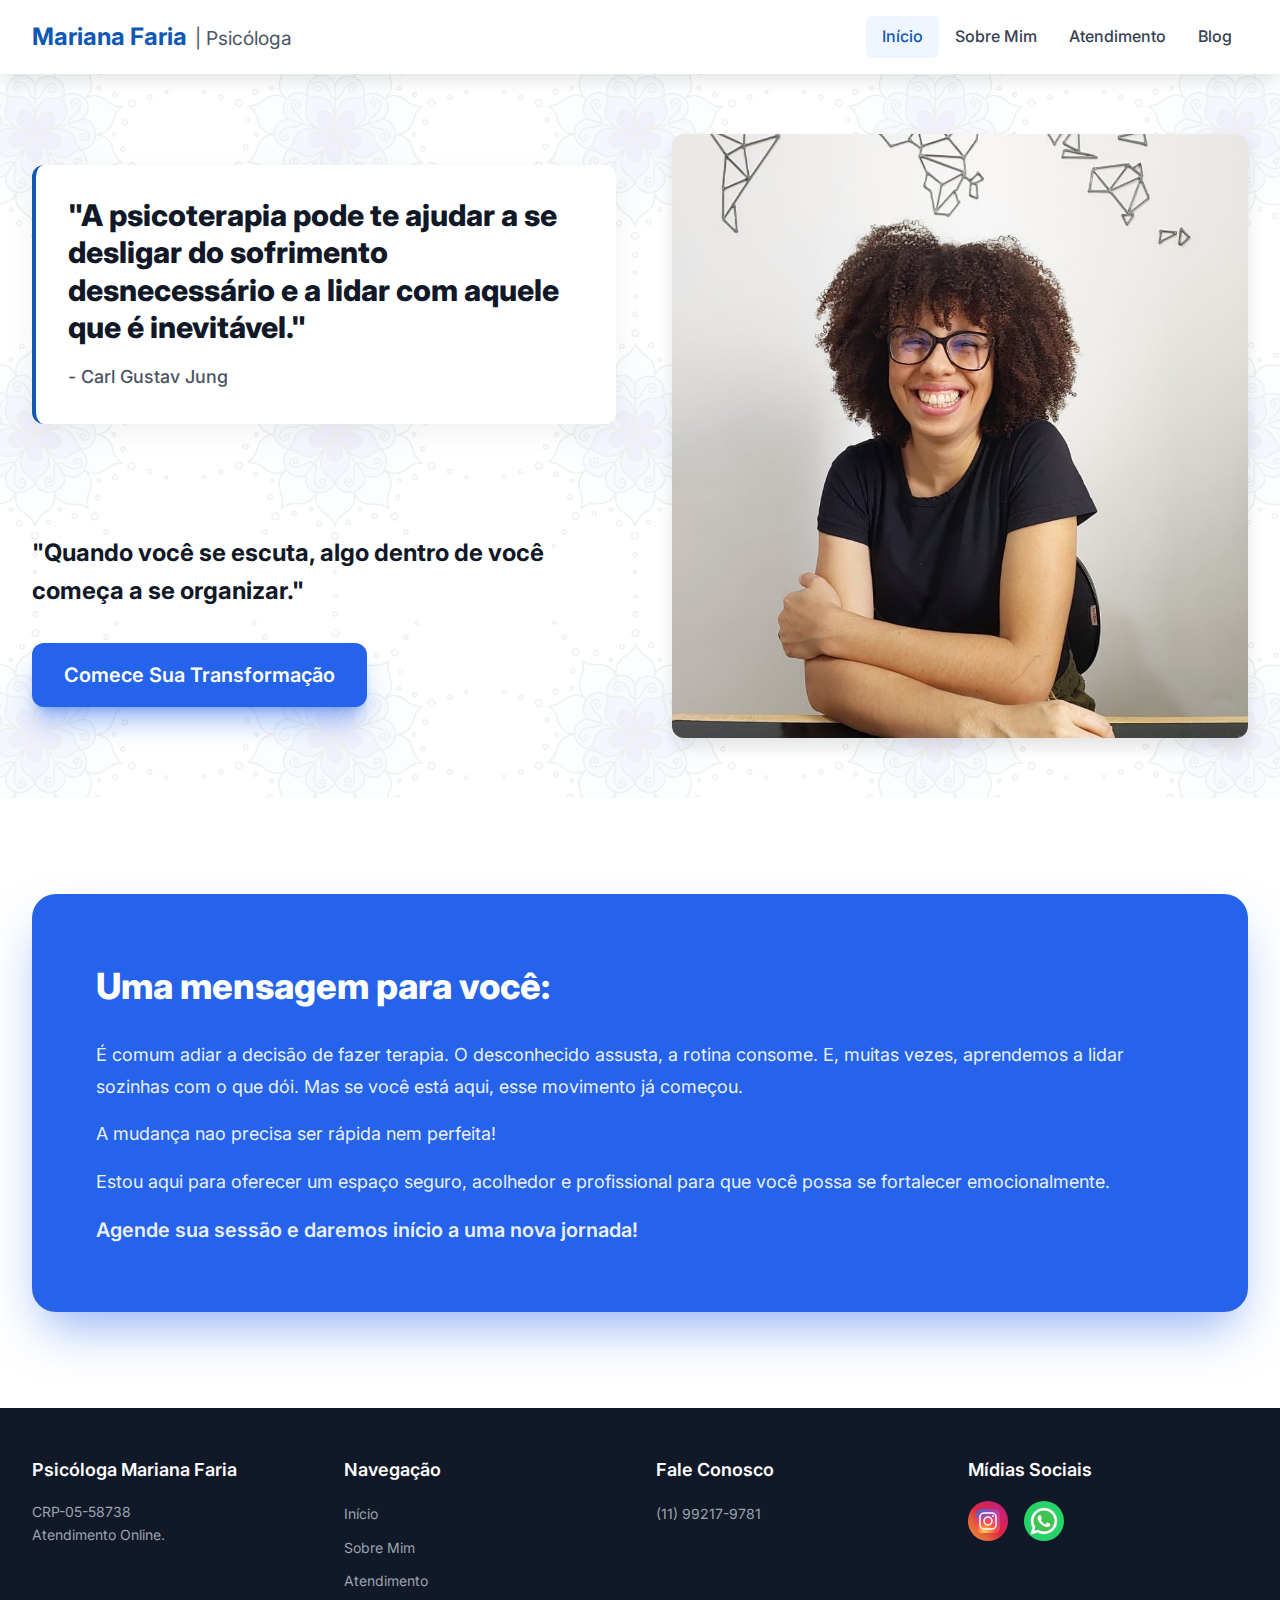
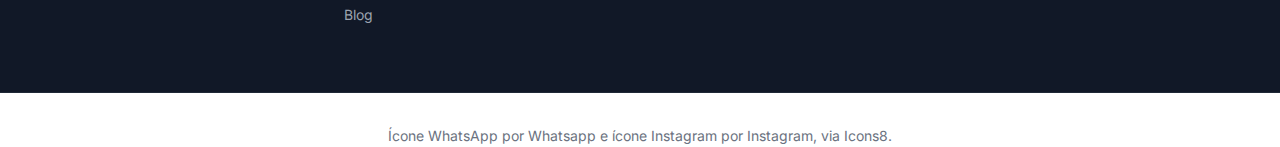
<file: index.html>
<!DOCTYPE html>
<html lang="pt-BR">
<head>
    <meta charset="UTF-8">
    <meta name="viewport" content="width=device-width, initial-scale=1.0">
    <title>Psicóloga Mariana Faria | Terapia Online com Abordagem Junguiana</title>
    <!-- SEO básico -->
    <meta name="description" content="Psicóloga Mariana Faria com atendimento online e abordagem junguiana para ansiedade, autoconhecimento e desenvolvimento pessoal. Agende sua sessão.">
    <link rel="canonical" href="https://www.psicologamarianafaria.com/">
    <meta property="og:type" content="website">
    <meta property="og:title" content="Psicóloga Mariana Faria | Terapia Online com Abordagem Junguiana">
    <meta property="og:description" content="Atendimento psicológico online com abordagem junguiana para ansiedade, autoconhecimento e desenvolvimento pessoal.">
    <meta property="og:url" content="https://www.psicologamarianafaria.com/">
    <meta property="og:image" content="https://www.psicologamarianafaria.com/images/mari_cabelo_solto.jpg">
    <meta property="og:image:alt" content="Mariana Faria, psicóloga clínica">
    <meta name="twitter:card" content="summary_large_image">
    <meta name="twitter:title" content="Psicóloga Mariana Faria | Terapia Online com Abordagem Junguiana">
    <meta name="twitter:description" content="Atendimento psicológico online com abordagem junguiana para ansiedade, autoconhecimento e desenvolvimento pessoal.">
    <meta name="twitter:image" content="https://www.psicologamarianafaria.com/images/mari_cabelo_solto.jpg">
    <!-- Favicon / App icons -->
    <link rel="icon" href="/images/logo.png" type="image/png">
    <link rel="shortcut icon" href="/images/logo.png">
    <link rel="apple-touch-icon" href="/images/logo.png">
    <meta name="theme-color" content="#ffffff">
    
    <link href="https://fonts.googleapis.com/css2?family=Inter:wght@300;400;600;700&display=swap" rel="stylesheet">
    <link rel="stylesheet" href="/styles/styles.css">
    <script type="application/ld+json">
        {
            "@context": "https://schema.org",
            "@graph": [
                {
                    "@type": "WebSite",
                    "name": "Psicóloga Mariana Faria",
                    "url": "https://www.psicologamarianafaria.com/"
                },
                {
                    "@type": "Person",
                    "name": "Mariana Faria",
                    "jobTitle": "Psicóloga Clínica",
                    "url": "https://www.psicologamarianafaria.com/",
                    "telephone": "+55 11 99217-9781",
                    "sameAs": [
                        "https://www.instagram.com/marianafaria.psi/"
                    ]
                }
            ]
        }
    </script>
</head>
<body class="site-base">
    <header class="cabecalho">
        <div class="cabecalho__container">
            <div>
                <a href="index.html" class="site-brand">Mariana Faria <span class="site-brand-sub">| Psicóloga</span></a>
            </div>
            <div>
                <nav class="cabecalho__container__nav">
                    <a href="index.html" class="nav__link active" aria-current="page">Início</a>
                    <a href="sobre_mim.html" class="nav__link">Sobre Mim</a>
                    <a href="atendimento.html" class="nav__link">Atendimento</a>
                    <a href="blog.html" class="nav__link">Blog</a>
                </nav>
            </div>
            <button id="mobile-menu-button" class="cabecalho__container__botao" type="button" aria-controls="mobile-menu" aria-expanded="false" aria-label="Abrir menu">
                <svg class="botao__svg" fill="none" stroke="currentColor" viewBox="0 0 24 24" xmlns="http://www.w3.org/2000/svg">
                    <path stroke-linecap="round" stroke-linejoin="round" stroke-width="2" d="M4 6h16M4 12h16M4 18h16"></path>
                </svg>
            </button>
        </div>
        <nav id="mobile-menu" class="botao__mobile" aria-hidden="true">
            <a href="index.html" class="nav__link active" aria-current="page">Início</a>
            <a href="sobre_mim.html" class="nav__link">Sobre Mim</a>
            <a href="atendimento.html" class="nav__link">Atendimento</a>
            <a href="blog.html" class="nav__link">Blog</a>
        </nav>
    </header>

    <main>
        <!-- 1. Hero Section (Boas-Vindas) - Com a Citação de Jung -->
        <section id="inicio" class="hero">
            <!-- Elemento de Fundo Sutil (Mandala) -->
            <div class="hero__textura"></div> 
            
            <div class="hero__container">
                <div class="hero__layout">
                    <!-- Citação de Jung (Destaque principal) -->
                    <div class="hero__citacao">
                        <h1 class="hero__citacao-titulo">
                            "A psicoterapia pode te ajudar a se desligar do sofrimento desnecessário e a lidar com aquele que é inevitável."
                        </h1>
                        <p class="hero__citacao-autor">- Carl Gustav Jung</p>
                    </div>

                    <!-- Imagem (coluna direita) -->
                    <div class="hero__imagem-container">
                        <img src="images/mari_cabelo_solto.jpg" 
                             alt="Mariana Faria sorrindo" 
                             aria-label="Foto da psicóloga Mariana Faria" 
                             class="hero__imagem">
                    </div>

                    <!-- Segunda frase para chamada a ação -->
                    <div class="hero__cta-bloco">
                        <div class="hero__segunda-frase">
                            <h2>
                                "Quando você se escuta, algo dentro de você começa a se organizar."
                            </h2>
                        </div>

                        <a href="https://wa.me/5511992179781?text=Ol%C3%A1%20Mariana,%20achei%20seu%20site%20e%20gostaria%20de%20agendar%20uma%20consulta." 
                           class="hero__botao" 
                           target="_blank"
                           rel="noopener noreferrer">
                            Comece Sua Transformação
                        </a>
                    </div>
                </div>
            </div>
        </section>

        <!-- Seção de Contato/Mensagem -->
        <section id="contato" class="contato">
            <div class="contato__container">
                <div class="contato__card">
                    <h2 class="contato__titulo">Uma mensagem para você:</h2>
                    
                    <p class="contato__paragrafo">
                        É comum adiar a decisão de fazer terapia. O desconhecido assusta, a rotina consome. E, muitas vezes, aprendemos a lidar sozinhas com o que dói. Mas se você está aqui, esse movimento já começou.
                    </p>
                    <p class="contato__paragrafo">
                        A mudança nao precisa ser rápida nem perfeita!
                    </p>
                    <p class="contato__paragrafo">
                        Estou aqui para oferecer um espaço seguro, acolhedor e profissional para que você possa se fortalecer emocionalmente.
                    </p>
                    <p class="contato__paragrafo--fechamento">
                        Agende sua sessão e daremos início a uma nova jornada!
                    </p>
                </div>
            </div>
        </section>

    </main>
    <footer class="site-rodape">
        <div class="site-rodape__container">
            <div class="site-rodape__grade">
                <div>
                    <h4 class="site-rodape__titulo">Psicóloga Mariana Faria</h4>
                    <p class="site-rodape__texto">CRP-05-58738</p>
                    <p class="site-rodape__texto">Atendimento Online.</p>
                </div>
                <div>
                    <h4 class="site-rodape__titulo">Navegação</h4>
                    <ul class="site-rodape__lista">
                        <li><a href="index.html" class="site-rodape__link">Início</a></li>
                        <li><a href="sobre_mim.html" class="site-rodape__link">Sobre Mim</a></li>
                        <li><a href="atendimento.html" class="site-rodape__link">Atendimento</a></li>
                        <li><a href="blog.html" class="site-rodape__link">Blog</a></li>
                    </ul>
                </div>
                <div>
                    <h4 class="site-rodape__titulo">Fale Conosco</h4>
                    <ul class="site-rodape__lista">
                        <li><a href="tel:+5511992179781" class="site-rodape__link">(11) 99217-9781</a></li>
                    </ul>
                </div>
                <div>
                    <h4 class="site-rodape__titulo">Mídias Sociais</h4>
                    <div class="site-rodape__midias">
                        <a href="https://www.instagram.com/marianafaria.psi/" aria-label="Instagram" class="site-rodape__midia-botao site-rodape__midia-botao--instagram" target="_blank" rel="noopener noreferrer">
                            <img src="/images/icons8-instagram-48.png" alt="Instagram" class="site-rodape__midia-icone--instagram" aria-hidden="true">
                        </a>
                        <a href="https://wa.me/5511992179781?text=Ol%C3%A1%20Mariana,%20achei%20seu%20site%20e%20gostaria%20de%20agendar%20uma%20consulta." aria-label="WhatsApp" class="site-rodape__midia-botao site-rodape__midia-botao--whatsapp" target="_blank" rel="noopener noreferrer">
                            <img src="/images/icons8-whatsapp.svg" alt="WhatsApp" class="site-rodape__midia-icone--whatsapp" aria-hidden="true">
                        </a>
                    </div>
                </div>
            </div>
        </div>
    </footer>

    <div class="site-rodape__creditos">
        Ícone WhatsApp por <a href="https://icons8.com/icon/16713/whatsapp" target="_blank" rel="noopener noreferrer">Whatsapp</a> e ícone Instagram por <a href="https://icons8.com/icon/Xy10Jcu1L2Su/instagram" target="_blank" rel="noopener noreferrer">Instagram</a>, via <a href="https://icons8.com" target="_blank" rel="noopener noreferrer">Icons8</a>.
    </div>

    <script type="module">
        import './scripts/common.js';
    </script>

    <!-- Botão Voltar ao Topo -->
    <button id="backToTop" class="back-to-top" aria-hidden="true" aria-label="Voltar ao topo" title="Voltar para o topo">
        <svg viewBox="0 0 24 24" fill="none" stroke="currentColor" stroke-width="2" stroke-linecap="round" stroke-linejoin="round" aria-hidden="true" focusable="false">
            <path d="M12 19V6"></path>
            <path d="M5 12l7-7 7 7"></path>
        </svg>
    </button>

</body>
</html>
</file>
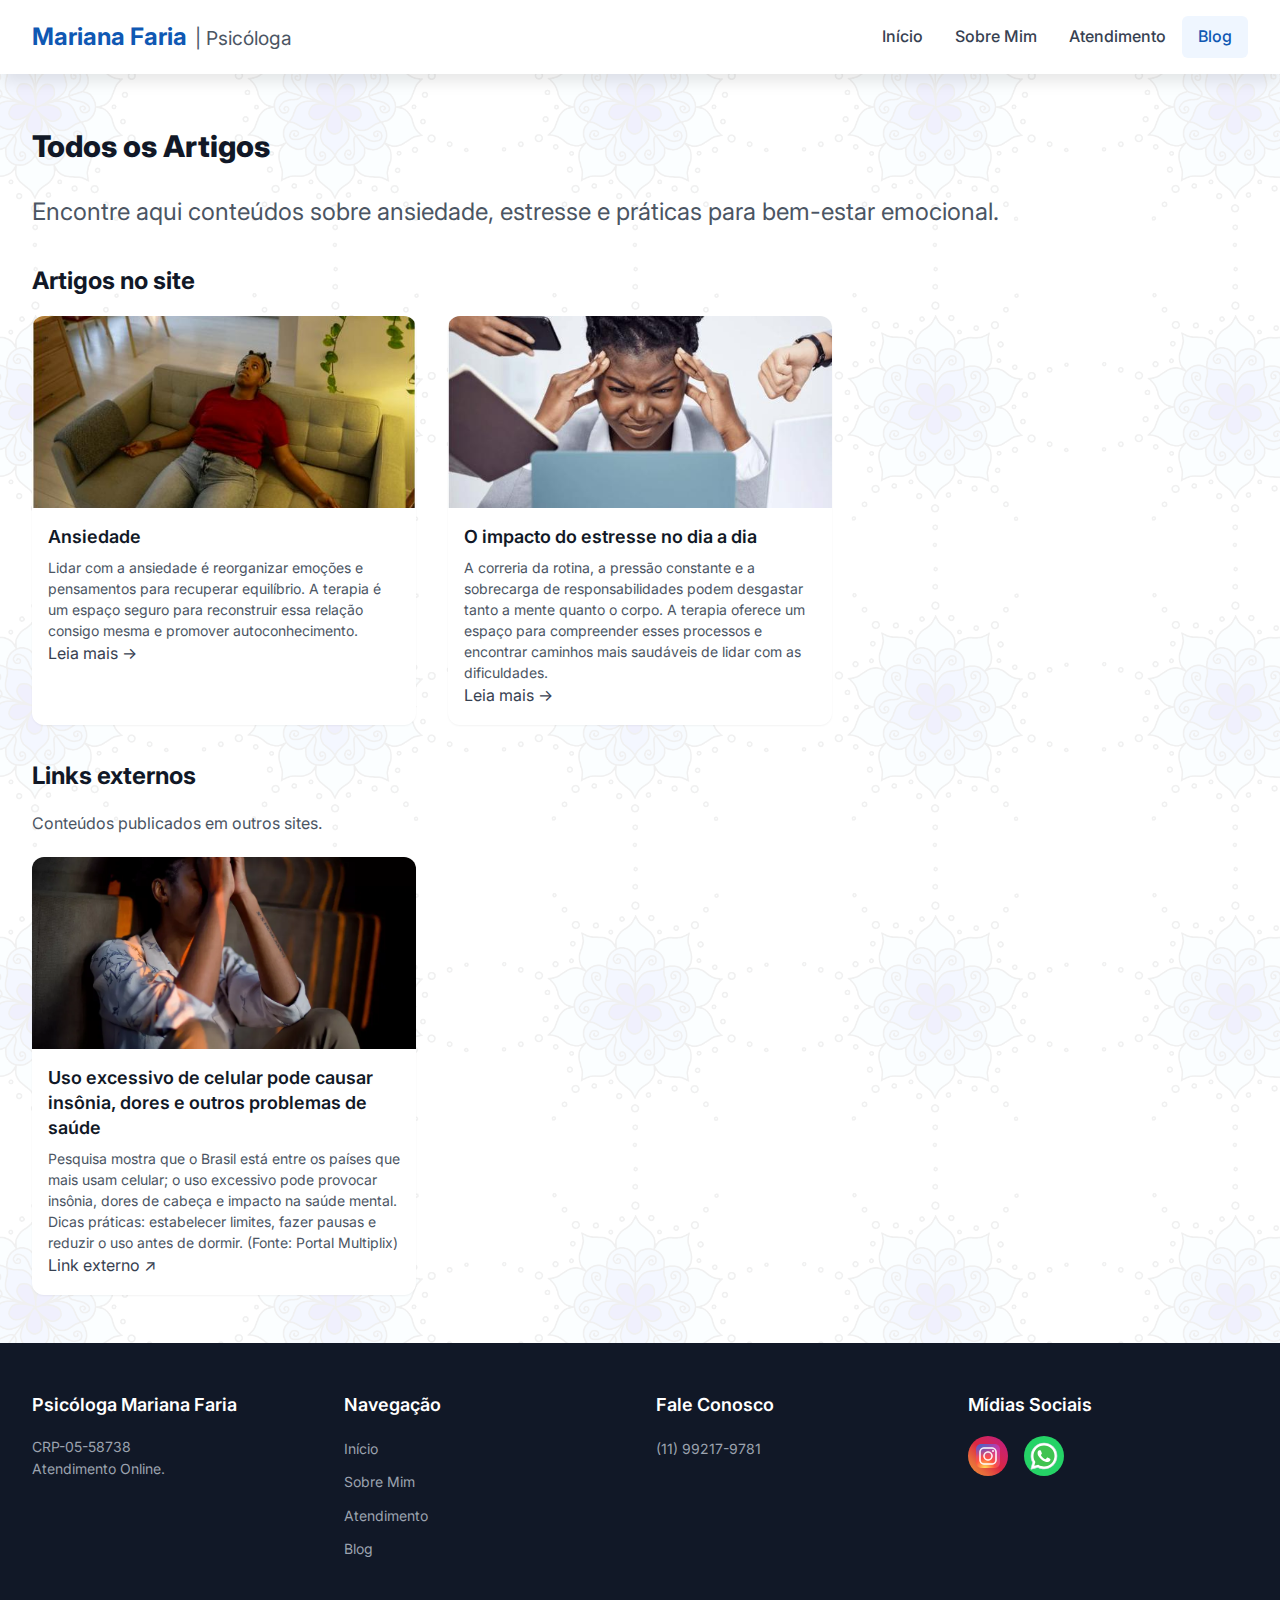
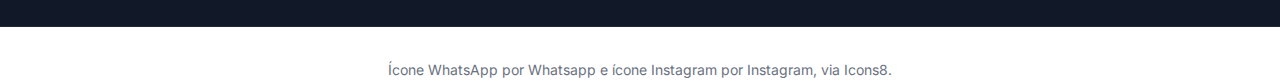
<file: posts/index.html>
<!doctype html>
<html lang="pt-BR">
<head>
  <meta charset="utf-8">
  <meta name="viewport" content="width=device-width,initial-scale=1">
    <title>Todos os Artigos | Psicologia, Ansiedade e Bem-Estar</title>
    <meta name="description" content="Confira todos os artigos de Mariana Faria sobre ansiedade, estresse, bem-estar emocional e saúde mental em um só lugar." />
    <link rel="canonical" href="https://www.psicologamarianafaria.com/posts/">
    <meta property="og:type" content="website">
    <meta property="og:title" content="Todos os Artigos | Psicologia, Ansiedade e Bem-Estar">
    <meta property="og:description" content="Confira todos os artigos de Mariana Faria sobre ansiedade, estresse, bem-estar emocional e saúde mental.">
    <meta property="og:url" content="https://www.psicologamarianafaria.com/posts/">
    <meta property="og:image" content="https://www.psicologamarianafaria.com/images/logo.png">
    <meta property="og:image:alt" content="Logo do site da psicóloga Mariana Faria">
    <meta name="twitter:card" content="summary_large_image">
    <meta name="twitter:title" content="Todos os Artigos | Psicologia, Ansiedade e Bem-Estar">
    <meta name="twitter:description" content="Confira todos os artigos de Mariana Faria sobre ansiedade, estresse, bem-estar emocional e saúde mental.">
    <meta name="twitter:image" content="https://www.psicologamarianafaria.com/images/logo.png">
    <link rel="icon" href="/images/logo.png" type="image/png">
    <link rel="shortcut icon" href="/images/logo.png">
    <link rel="apple-touch-icon" href="/images/logo.png">
    <meta name="theme-color" content="#ffffff">

  <link href="https://fonts.googleapis.com/css2?family=Inter:wght@300;400;600;700&display=swap" rel="stylesheet">
  <link rel="stylesheet" href="../styles/styles.css">
    <script type="application/ld+json">
        {
            "@context": "https://schema.org",
            "@type": "CollectionPage",
            "name": "Todos os Artigos | Mariana Faria",
            "url": "https://www.psicologamarianafaria.com/posts/",
            "description": "Confira todos os artigos de Mariana Faria sobre ansiedade, estresse, bem-estar emocional e saúde mental."
        }
    </script>
</head>
<body class="site-base">
    <header class="cabecalho">
        <div class="cabecalho__container">
            <div>
                <a href="../index.html" class="site-brand">Mariana Faria <span class="site-brand-sub">| Psicóloga</span></a>
            </div>
            <div>
                <nav class="cabecalho__container__nav">
                    <a href="../index.html" class="nav__link">Início</a>
                    <a href="../sobre_mim.html" class="nav__link">Sobre Mim</a>
                    <a href="../atendimento.html" class="nav__link">Atendimento</a>
                    <a href="../blog.html" class="nav__link active" aria-current="page">Blog</a>
                </nav>
            </div>
            <button id="mobile-menu-button" class="cabecalho__container__botao" type="button" aria-controls="mobile-menu" aria-expanded="false" aria-label="Abrir menu">
                <svg class="botao__svg" fill="none" stroke="currentColor" viewBox="0 0 24 24" xmlns="http://www.w3.org/2000/svg">
                    <path stroke-linecap="round" stroke-linejoin="round" stroke-width="2" d="M4 6h16M4 12h16M4 18h16"></path>
                </svg>
            </button>
        </div>
        <nav id="mobile-menu" class="botao__mobile" aria-hidden="true">
            <a href="../index.html" class="nav__link">Início</a>
            <a href="../sobre_mim.html" class="nav__link">Sobre Mim</a>
            <a href="../atendimento.html" class="nav__link">Atendimento</a>
            <a href="../blog.html" class="nav__link active" aria-current="page">Blog</a>
        </nav>
    </header>

    <main class="posts-lista-secao">
        <div class="hero__textura"></div>
        <div class="posts-lista">
            <h1 class="posts-lista__titulo">Todos os Artigos</h1>
            <p class="posts-lista__descricao">Encontre aqui conteúdos sobre ansiedade, estresse e práticas para bem-estar emocional.</p>

            <section class="posts-lista__secao" aria-labelledby="posts-internos-titulo">
                <h2 id="posts-internos-titulo" class="posts-lista__secao-titulo">Artigos no site</h2>
                <div id="posts-grid-internal" class="posts-lista__grade">
                    <!-- Grid será preenchido dinamicamente -->
                </div>
            </section>

            <section class="posts-lista__secao" aria-labelledby="posts-externos-titulo">
                <h2 id="posts-externos-titulo" class="posts-lista__secao-titulo">Links externos</h2>
                <p class="posts-lista__secao-descricao">Conteúdos publicados em outros sites.</p>
                <div id="posts-grid-external" class="posts-lista__grade">
                    <!-- Grid será preenchido dinamicamente -->
                </div>
            </section>
        </div>
    </main>
    <footer class="site-rodape">
        <div class="site-rodape__container">
            <div class="site-rodape__grade">
                <div>
                    <h4 class="site-rodape__titulo">Psicóloga Mariana Faria</h4>
                    <p class="site-rodape__texto">CRP-05-58738</p>
                    <p class="site-rodape__texto">Atendimento Online.</p>
                </div>
                <div>
                    <h4 class="site-rodape__titulo">Navegação</h4>
                    <ul class="site-rodape__lista">
                        <li><a href="../index.html" class="site-rodape__link">Início</a></li>
                        <li><a href="../sobre_mim.html" class="site-rodape__link">Sobre Mim</a></li>
                        <li><a href="../atendimento.html" class="site-rodape__link">Atendimento</a></li>
                        <li><a href="../blog.html" class="site-rodape__link">Blog</a></li>
                    </ul>
                </div>
                <div>
                    <h4 class="site-rodape__titulo">Fale Conosco</h4>
                    <ul class="site-rodape__lista">
                        <li><a href="tel:+5511992179781" class="site-rodape__link">(11) 99217-9781</a></li>
                    </ul>
                </div>
                <div>
                    <h4 class="site-rodape__titulo">Mídias Sociais</h4>
                    <div class="site-rodape__midias">
                        <a href="https://www.instagram.com/marianafaria.psi/" aria-label="Instagram" class="site-rodape__midia-botao site-rodape__midia-botao--instagram" target="_blank" rel="noopener noreferrer">
                            <img src="/images/icons8-instagram-48.png" alt="Instagram" class="site-rodape__midia-icone--instagram" aria-hidden="true">
                        </a>
                        <a href="https://wa.me/5511992179781?text=Ol%C3%A1%20Mariana,%20achei%20seu%20site%20e%20gostaria%20de%20agendar%20uma%20consulta." aria-label="WhatsApp" class="site-rodape__midia-botao site-rodape__midia-botao--whatsapp" target="_blank" rel="noopener noreferrer">
                            <img src="/images/icons8-whatsapp.svg" alt="WhatsApp" class="site-rodape__midia-icone--whatsapp" aria-hidden="true">
                        </a>
                    </div>
                </div>
            </div>
        </div>
    </footer>

    <div class="site-rodape__creditos">
        Ícone WhatsApp por <a href="https://icons8.com/icon/16713/whatsapp" target="_blank" rel="noopener noreferrer">Whatsapp</a> e ícone Instagram por <a href="https://icons8.com/icon/Xy10Jcu1L2Su/instagram" target="_blank" rel="noopener noreferrer">Instagram</a>, via <a href="https://icons8.com" target="_blank" rel="noopener noreferrer">Icons8</a>.
    </div>

    <!-- Scripts -->
    <script type="module">
        import '../scripts/common.js';
        import { loadBlogPosts } from '../scripts/blog-posts.js';

        loadBlogPosts('posts-grid-internal', {
            limit: null,
            cardClass: 'posts-lista__artigo',
            showDate: false,
            filterVisible: true,
            linkType: 'internal'
        });

        loadBlogPosts('posts-grid-external', {
            limit: null,
            cardClass: 'posts-lista__artigo',
            showDate: false,
            filterVisible: true,
            linkType: 'external'
        });
    </script>

    <!-- Botão Voltar ao Topo -->
    <button id="backToTop" class="back-to-top" aria-hidden="true" aria-label="Voltar ao topo" title="Voltar para o topo">
        <svg viewBox="0 0 24 24" fill="none" stroke="currentColor" stroke-width="2" stroke-linecap="round" stroke-linejoin="round" aria-hidden="true" focusable="false">
            <path d="M12 19V6"></path>
            <path d="M5 12l7-7 7 7"></path>
        </svg>
    </button>
</body>
</html>
</file>
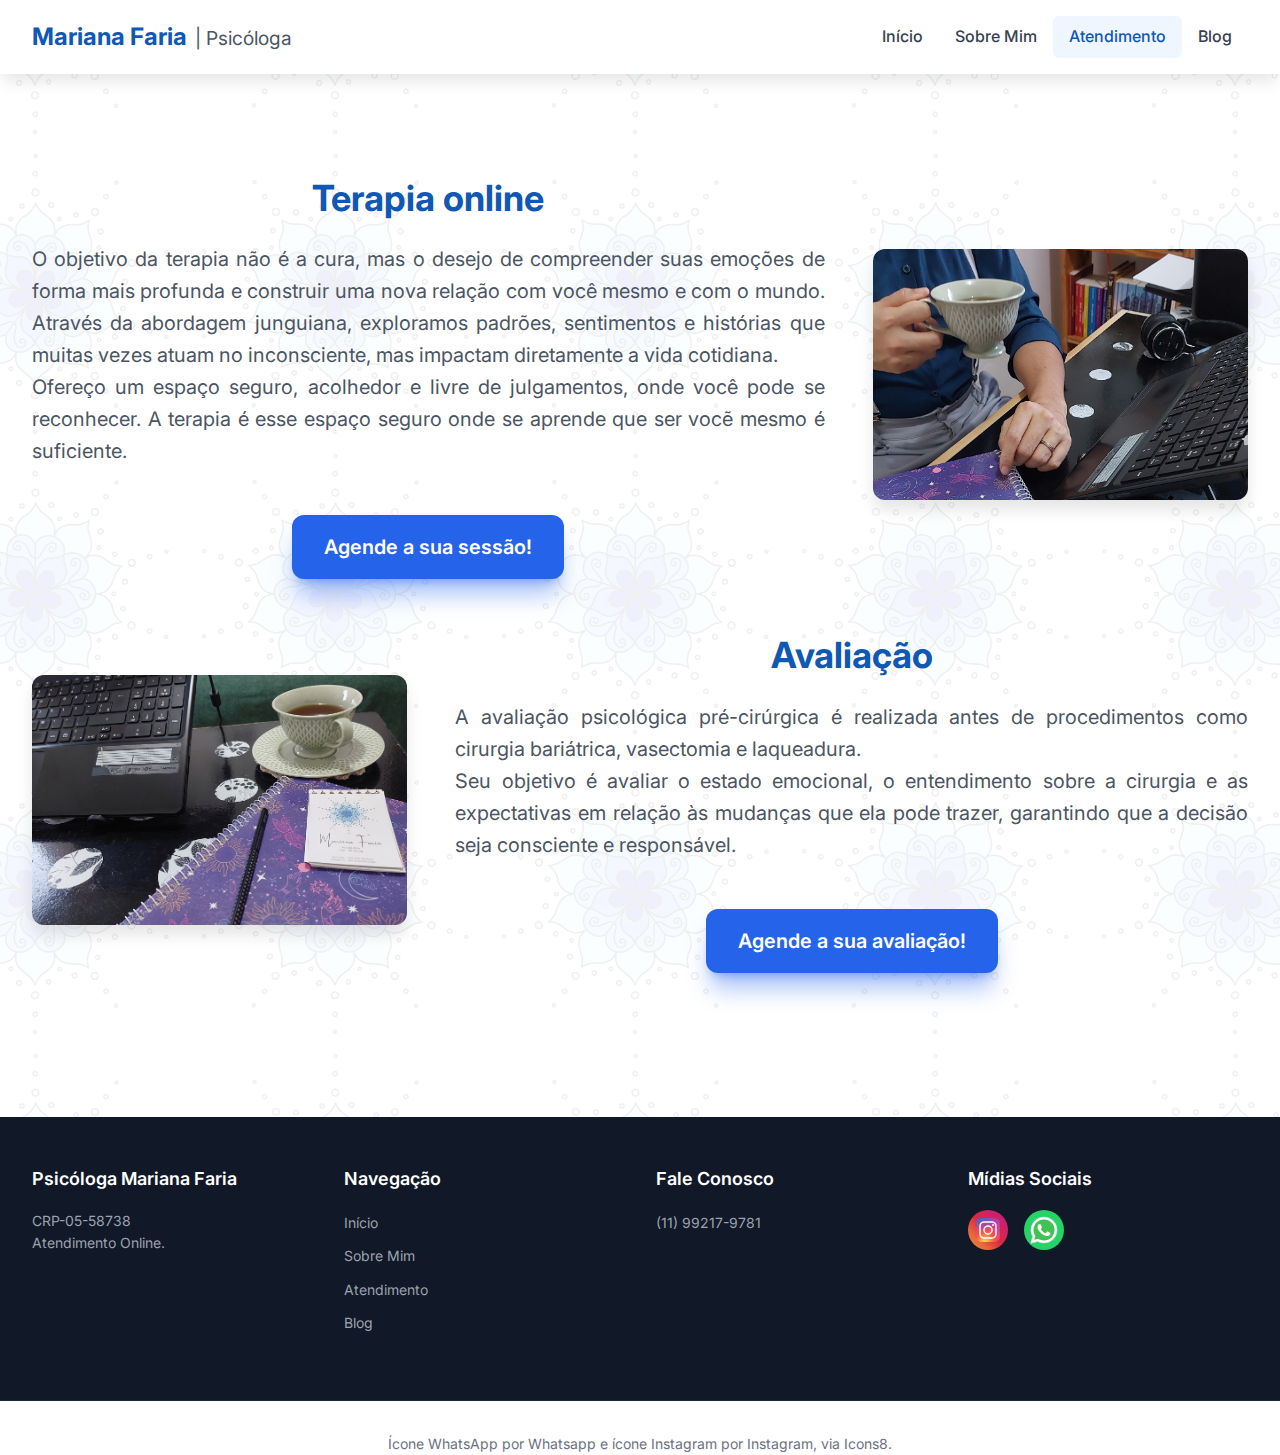
<file: atendimento.html>
<!DOCTYPE html>
<html lang="pt-BR">
<head>
    <meta charset="UTF-8">
    <meta name="viewport" content="width=device-width, initial-scale=1.0">
    <title>Atendimento Psicológico Online | Mariana Faria</title>
    <meta name="description" content="Entenda como funciona o atendimento psicológico online e a avaliação psicológica com Mariana Faria, com acolhimento, ética e escuta profissional.">
    <link rel="canonical" href="https://www.psicologamarianafaria.com/atendimento.html">
    <meta property="og:type" content="website">
    <meta property="og:title" content="Atendimento Psicológico Online | Mariana Faria">
    <meta property="og:description" content="Entenda como funciona o atendimento psicológico online e a avaliação psicológica com Mariana Faria, com acolhimento, ética e escuta profissional.">
    <meta property="og:url" content="https://www.psicologamarianafaria.com/atendimento.html">
    <meta property="og:image" content="https://www.psicologamarianafaria.com/images/atendimento-6x4.jpg">
    <meta property="og:image:alt" content="Imagem de atendimento psicológico">
    <meta name="twitter:card" content="summary_large_image">
    <meta name="twitter:title" content="Atendimento Psicológico Online | Mariana Faria">
    <meta name="twitter:description" content="Entenda como funciona o atendimento psicológico online e a avaliação psicológica com Mariana Faria, com acolhimento, ética e escuta profissional.">
    <meta name="twitter:image" content="https://www.psicologamarianafaria.com/images/atendimento-6x4.jpg">
    <!-- Favicon / App icons -->
    <link rel="icon" href="/images/logo.png" type="image/png">
    <link rel="shortcut icon" href="/images/logo.png">
    <link rel="apple-touch-icon" href="/images/logo.png">
    <meta name="theme-color" content="#ffffff">
    
    <link href="https://fonts.googleapis.com/css2?family=Inter:wght@300;400;600;700&display=swap" rel="stylesheet">
    <link rel="stylesheet" href="/styles/styles.css">
    <script type="application/ld+json">
        {
            "@context": "https://schema.org",
            "@type": "WebPage",
            "name": "Atendimento Psicológico Online | Mariana Faria",
            "url": "https://www.psicologamarianafaria.com/atendimento.html",
            "description": "Entenda como funciona o atendimento psicológico online e a avaliação psicológica com Mariana Faria, com acolhimento, ética e escuta profissional."
        }
    </script>
</head>
<body class="site-base">
    <header class="cabecalho">
        <div class="cabecalho__container">
            <div>
                <a href="index.html" class="site-brand">Mariana Faria <span class="site-brand-sub">| Psicóloga</span></a>
            </div>
            <div>
                <nav class="cabecalho__container__nav">
                    <a href="index.html" class="nav__link">Início</a>
                    <a href="sobre_mim.html" class="nav__link">Sobre Mim</a>
                    <a href="atendimento.html" class="nav__link active" aria-current="page">Atendimento</a>
                    <a href="blog.html" class="nav__link">Blog</a>
                </nav>
            </div>
            <button id="mobile-menu-button" class="cabecalho__container__botao" type="button" aria-controls="mobile-menu" aria-expanded="false" aria-label="Abrir menu">
                <svg class="botao__svg" fill="none" stroke="currentColor" viewBox="0 0 24 24" xmlns="http://www.w3.org/2000/svg">
                    <path stroke-linecap="round" stroke-linejoin="round" stroke-width="2" d="M4 6h16M4 12h16M4 18h16"></path>
                </svg>
            </button>
        </div>
        <nav id="mobile-menu" class="botao__mobile" aria-hidden="true">
            <a href="index.html" class="nav__link">Início</a>
            <a href="sobre_mim.html" class="nav__link">Sobre Mim</a>
            <a href="atendimento.html" class="nav__link active" aria-current="page">Atendimento</a>
            <a href="blog.html" class="nav__link">Blog</a>
        </nav>
    </header>

    <main>
        <!-- Seção de Atendimento -->
        <section id="atendimento" class="atendimento">
            
            <!-- Elemento de Fundo Sutil (Mandala) -->
            <div class="hero__textura"></div> 
            
            <div class="atendimento__container">
                <div class="atendimento__container-individual">
                    <div class="atendimento__item">
                        <h2 class="atendimento__titulo">
                            Terapia online
                        </h2>
                        <p class="atendimento__descricao">
                            O objetivo da terapia não é a cura, mas o desejo de compreender suas emoções de forma mais profunda e construir uma nova relação com você mesmo e com o mundo. Através da abordagem junguiana, exploramos padrões, sentimentos e histórias que muitas vezes atuam no inconsciente, mas impactam diretamente a vida cotidiana.<br>
                            Ofereço um espaço seguro, acolhedor e livre de julgamentos, onde você pode se reconhecer. A terapia é esse espaço seguro onde se aprende que ser vocẽ mesmo é  suficiente.<br>
                        </p>
                        <a href="https://wa.me/5511992179781?text=Ol%C3%A1%20Mariana,%20achei%20seu%20site%20e%20gostaria%20de%20agendar%20uma%20consulta." 
                            class="botao__atendimento" 
                            target="_blank"
                            rel="noopener noreferrer">
                            Agende a sua sessão!
                        </a>
                    </div>
                    <div class="atendimento__figura">
                            <img src="images/atendimento-6x4.jpg" 
                             alt="Mãos sendo seguradas" 
                             aria-label="Foto de mãos sendo seguradas" 
                             class="atendimento__imagem">
                    </div>
                </div>
                <div class="atendimento__container-individual">
                    <div class="atendimento__figura">
                            <img src="images/avaliacao_escritorio_6x4.jpg" 
                             alt="Escritório de avaliação psicológica" 
                             aria-label="Foto de escritório de avaliação psicológica" 
                             class="atendimento__imagem">
                    </div>
                    <div class="atendimento__item">
                        <h2 class="atendimento__titulo">
                            Avaliação
                        </h2>
                        <p class="atendimento__descricao">
                            A avaliação psicológica pré-cirúrgica é realizada antes de procedimentos como cirurgia bariátrica, vasectomia e laqueadura.<br>
                            Seu objetivo é avaliar o estado emocional, o entendimento sobre a cirurgia e as expectativas em relação às mudanças que ela pode trazer, garantindo que a decisão seja consciente e responsável.
                        </p>
                        <a href="https://wa.me/5511992179781?text=Ol%C3%A1%20Mariana,%20achei%20seu%20site%20e%20gostaria%20de%20agendar%20uma%20avaliação." 
                            class="botao__atendimento" 
                            target="_blank"
                            rel="noopener noreferrer">
                            Agende a sua avaliação!
                        </a>
                    </div>
                </div>

            </div>
        </section>
    </main>
    <footer class="site-rodape">
        <div class="site-rodape__container">
            <div class="site-rodape__grade">
                <div>
                    <h4 class="site-rodape__titulo">Psicóloga Mariana Faria</h4>
                    <p class="site-rodape__texto">CRP-05-58738</p>
                    <p class="site-rodape__texto">Atendimento Online.</p>
                </div>
                <div>
                    <h4 class="site-rodape__titulo">Navegação</h4>
                    <ul class="site-rodape__lista">
                        <li><a href="index.html" class="site-rodape__link">Início</a></li>
                        <li><a href="sobre_mim.html" class="site-rodape__link">Sobre Mim</a></li>
                        <li><a href="atendimento.html" class="site-rodape__link">Atendimento</a></li>
                        <li><a href="blog.html" class="site-rodape__link">Blog</a></li>
                    </ul>
                </div>
                <div>
                    <h4 class="site-rodape__titulo">Fale Conosco</h4>
                    <ul class="site-rodape__lista">
                        <li><a href="tel:+5511992179781" class="site-rodape__link">(11) 99217-9781</a></li>
                    </ul>
                </div>
                <div>
                    <h4 class="site-rodape__titulo">Mídias Sociais</h4>
                    <div class="site-rodape__midias">
                        <a href="https://www.instagram.com/marianafaria.psi/" aria-label="Instagram" class="site-rodape__midia-botao site-rodape__midia-botao--instagram" target="_blank" rel="noopener noreferrer">
                            <img src="/images/icons8-instagram-48.png" alt="Instagram" class="site-rodape__midia-icone--instagram" aria-hidden="true">
                        </a>
                        <a href="https://wa.me/5511992179781?text=Ol%C3%A1%20Mariana,%20achei%20seu%20site%20e%20gostaria%20de%20agendar%20uma%20consulta." aria-label="WhatsApp" class="site-rodape__midia-botao site-rodape__midia-botao--whatsapp" target="_blank" rel="noopener noreferrer">
                            <img src="/images/icons8-whatsapp.svg" alt="WhatsApp" class="site-rodape__midia-icone--whatsapp" aria-hidden="true">
                        </a>
                    </div>
                </div>
            </div>
        </div>
    </footer>

    <div class="site-rodape__creditos">
        Ícone WhatsApp por <a href="https://icons8.com/icon/16713/whatsapp" target="_blank" rel="noopener noreferrer">Whatsapp</a> e ícone Instagram por <a href="https://icons8.com/icon/Xy10Jcu1L2Su/instagram" target="_blank" rel="noopener noreferrer">Instagram</a>, via <a href="https://icons8.com" target="_blank" rel="noopener noreferrer">Icons8</a>.
    </div>

    <script type="module">
        import './scripts/common.js';
    </script>
    
    <!-- Botão Voltar ao Topo -->
    <button id="backToTop" class="back-to-top" aria-hidden="true" aria-label="Voltar ao topo" title="Voltar para o topo">
        <svg viewBox="0 0 24 24" fill="none" stroke="currentColor" stroke-width="2" stroke-linecap="round" stroke-linejoin="round" aria-hidden="true" focusable="false">
            <path d="M12 19V6"></path>
            <path d="M5 12l7-7 7 7"></path>
        </svg>
    </button>

</body>
</html>
</file>
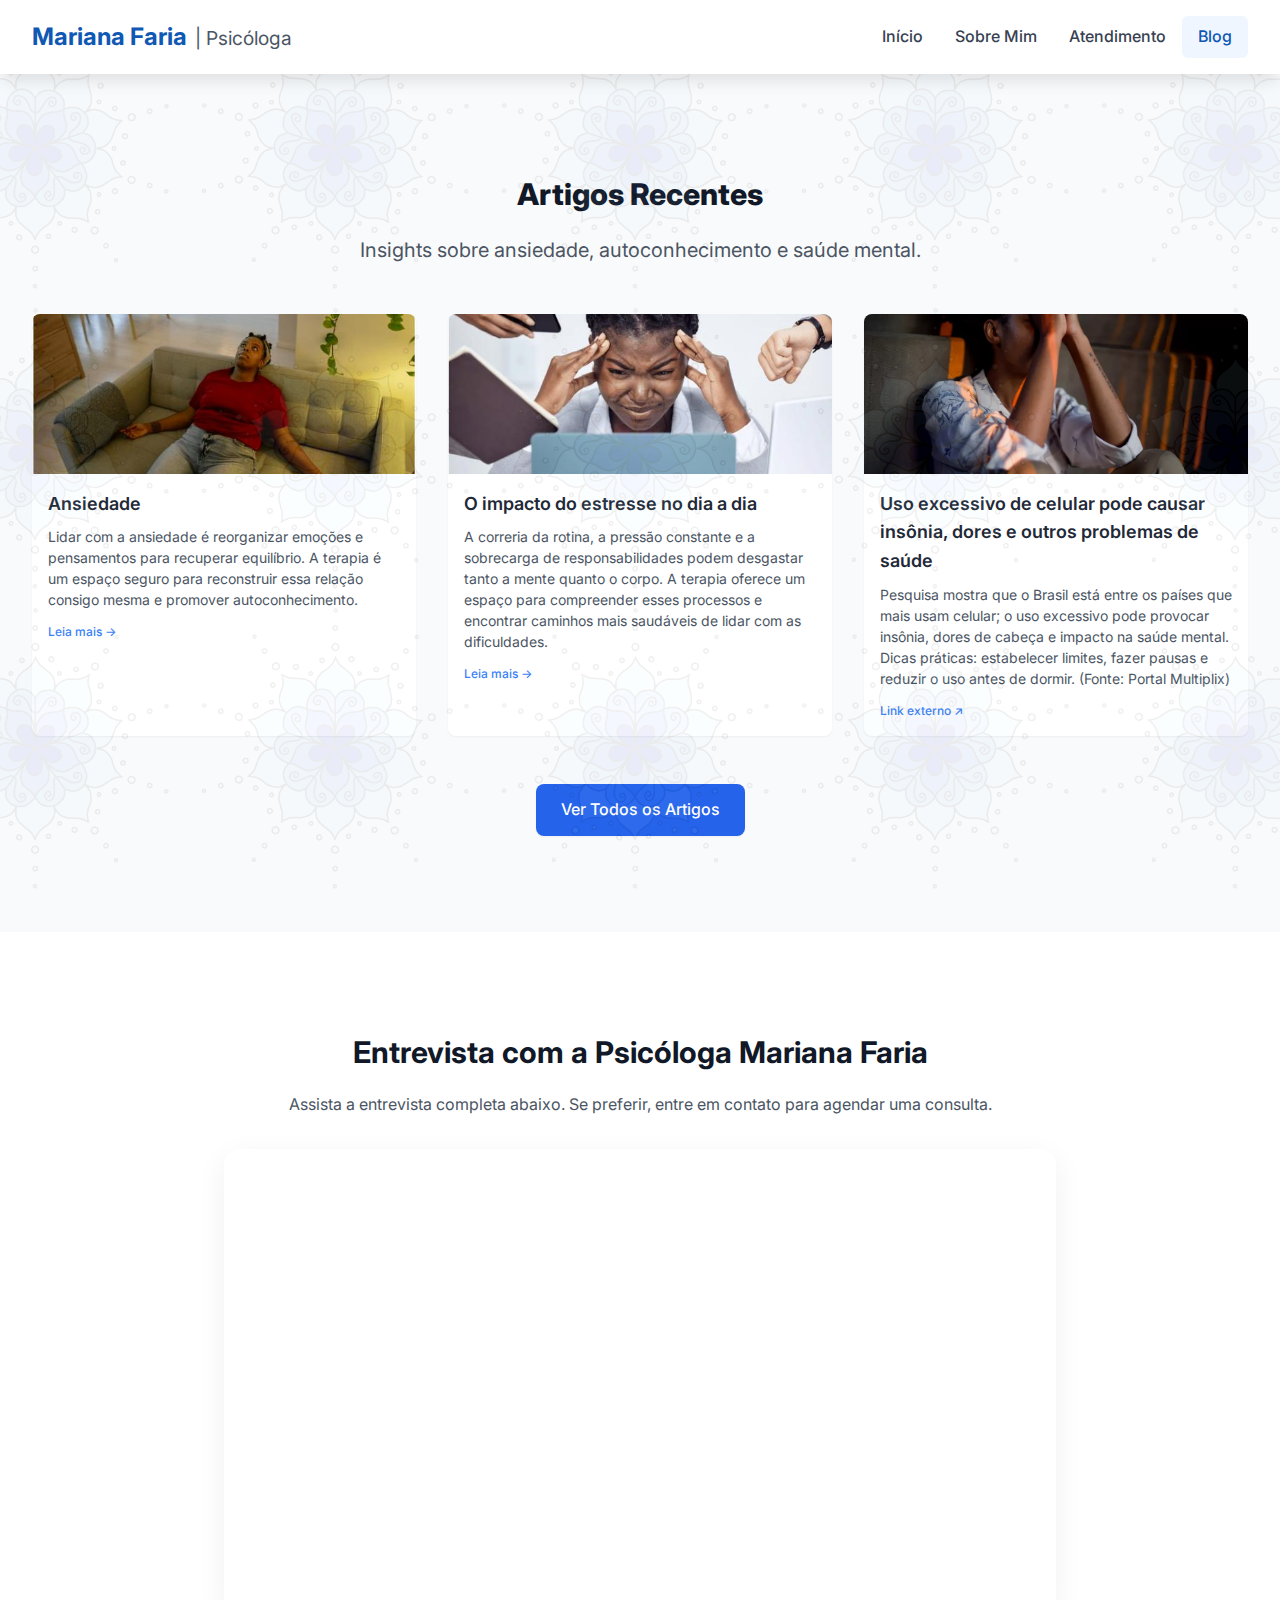
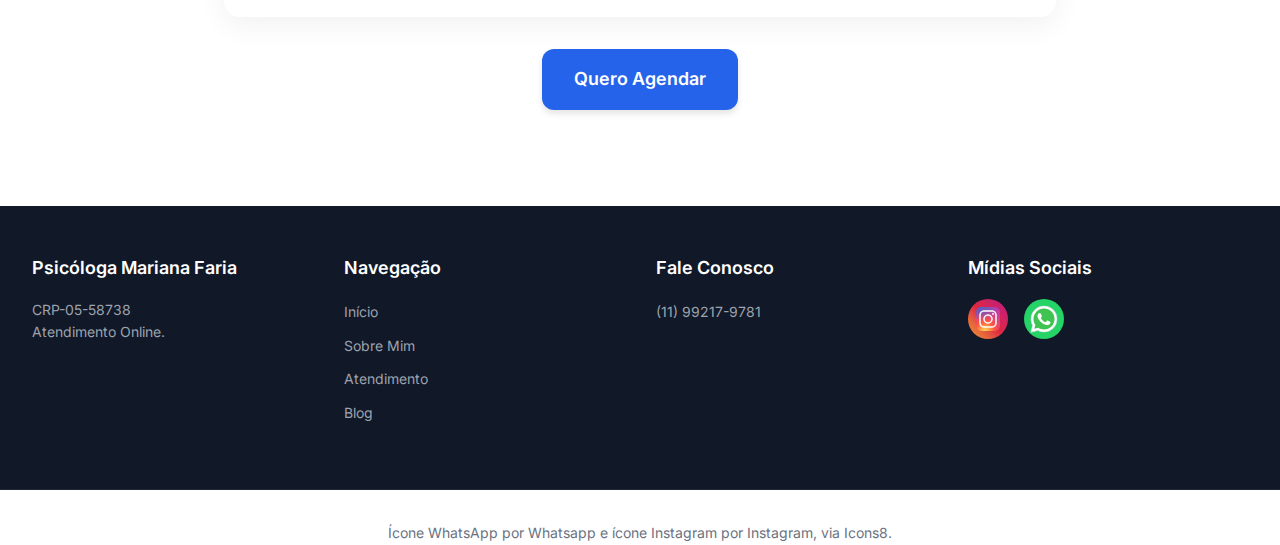
<file: blog.html>
<!DOCTYPE html>
<html lang="pt-BR">
<head>
    <meta charset="UTF-8">
    <meta name="viewport" content="width=device-width, initial-scale=1.0">
    <title>Blog de Psicologia | Ansiedade, Estresse e Autoconhecimento</title>
    <meta name="description" content="Leia artigos de psicologia sobre ansiedade, estresse, autoconhecimento e saúde mental com linguagem acessível e olhar clínico acolhedor.">
    <link rel="canonical" href="https://www.psicologamarianafaria.com/blog.html">
    <meta property="og:type" content="website">
    <meta property="og:title" content="Blog de Psicologia | Ansiedade, Estresse e Autoconhecimento">
    <meta property="og:description" content="Leia artigos de psicologia sobre ansiedade, estresse, autoconhecimento e saúde mental com linguagem acessível e olhar clínico acolhedor.">
    <meta property="og:url" content="https://www.psicologamarianafaria.com/blog.html">
    <meta property="og:image" content="https://www.psicologamarianafaria.com/images/logo.png">
    <meta property="og:image:alt" content="Logo do site da psicóloga Mariana Faria">
    <meta name="twitter:card" content="summary_large_image">
    <meta name="twitter:title" content="Blog de Psicologia | Ansiedade, Estresse e Autoconhecimento">
    <meta name="twitter:description" content="Leia artigos de psicologia sobre ansiedade, estresse, autoconhecimento e saúde mental com linguagem acessível e olhar clínico acolhedor.">
    <meta name="twitter:image" content="https://www.psicologamarianafaria.com/images/logo.png">
    <!-- Favicon / App icons -->
    <link rel="icon" href="/images/logo.png" type="image/png">
    <link rel="shortcut icon" href="/images/logo.png">
    <link rel="apple-touch-icon" href="/images/logo.png">
    <meta name="theme-color" content="#ffffff">
    
    <link href="https://fonts.googleapis.com/css2?family=Inter:wght@300;400;600;700&display=swap" rel="stylesheet">
    <link rel="stylesheet" href="/styles/styles.css">
    <script type="application/ld+json">
        {
            "@context": "https://schema.org",
            "@type": "WebPage",
            "name": "Blog de Psicologia | Mariana Faria",
            "url": "https://www.psicologamarianafaria.com/blog.html",
            "description": "Leia artigos de psicologia sobre ansiedade, estresse, autoconhecimento e saúde mental com linguagem acessível e olhar clínico acolhedor."
        }
    </script>
</head>
<body class="site-base">
    <header class="cabecalho">
        <div class="cabecalho__container">
            <div>
                <a href="index.html" class="site-brand">Mariana Faria <span class="site-brand-sub">| Psicóloga</span></a>
            </div>
            <div>
                <nav class="cabecalho__container__nav">
                    <a href="index.html" class="nav__link">Início</a>
                    <a href="sobre_mim.html" class="nav__link">Sobre Mim</a>
                    <a href="atendimento.html" class="nav__link">Atendimento</a>
                    <a href="blog.html" class="nav__link active" aria-current="page">Blog</a>
                </nav>
            </div>
            <button id="mobile-menu-button" class="cabecalho__container__botao" type="button" aria-controls="mobile-menu" aria-expanded="false" aria-label="Abrir menu">
                <svg class="botao__svg" fill="none" stroke="currentColor" viewBox="0 0 24 24" xmlns="http://www.w3.org/2000/svg">
                    <path stroke-linecap="round" stroke-linejoin="round" stroke-width="2" d="M4 6h16M4 12h16M4 18h16"></path>
                </svg>
            </button>
        </div>
        <nav id="mobile-menu" class="botao__mobile" aria-hidden="true">
            <a href="index.html" class="nav__link">Início</a>
            <a href="sobre_mim.html" class="nav__link">Sobre Mim</a>
            <a href="atendimento.html" class="nav__link">Atendimento</a>
            <a href="blog.html" class="nav__link active" aria-current="page">Blog</a>
        </nav>
    </header>

    <main>
        <!-- Seção de Blog -->
        <section id="blog" class="blog">
            
            <!-- Elemento de Fundo Sutil (Mandala) -->
            <div class="hero__textura"></div> 
            
            <div class="blog__container">
                <h2 class="blog__titulo">Artigos Recentes</h2>
                <p class="blog__descricao">
                    Insights sobre ansiedade, autoconhecimento e saúde mental.
                </p>
                
                <div id="blog-posts-container" class="blog__grade">
                    <!-- Posts serão carregados aqui -->
                </div>

                <div class="blog__acoes">
                    <a href="../posts/" class="blog__botao-ver-todos">Ver Todos os Artigos</a>
                </div>
            </div>
        </section>

        <!-- Seção da Entrevista (YouTube) -->
        <section class="entrevista">
            <div class="entrevista__container">
                <h2 class="entrevista__titulo">Entrevista com a Psicóloga Mariana Faria</h2>
                <p class="entrevista__descricao">Assista a entrevista completa abaixo. Se preferir, entre em contato para agendar uma consulta.</p>

                <div class="entrevista__video-wrapper">
                    <div class="entrevista__video-container">
                        <iframe 
                            src="https://www.youtube.com/embed/0rTRvarlKp0?start=41&autoplay=1&mute=1&rel=0&modestbranding=1" 
                            title="Entrevista com a Psicóloga Mariana Faria" 
                            class="entrevista__video-iframe"
                            allow="accelerometer; autoplay; clipboard-write; encrypted-media; gyroscope; picture-in-picture" 
                            allowfullscreen>
                        </iframe>
                    </div>
                </div>

                <div class="entrevista__acoes">
                    <a href="https://wa.me/5511992179781?text=Ol%C3%A1%20Mariana,%20achei%20seu%20site%20e%20gostaria%20de%20agendar%20uma%20consulta." 
                       class="entrevista__botao-agendar" 
                       target="_blank"
                       rel="noopener noreferrer">
                        Quero Agendar
                    </a>
                </div>
            </div>
        </section>
    </main>
    <footer class="site-rodape">
        <div class="site-rodape__container">
            <div class="site-rodape__grade">
                <div>
                    <h4 class="site-rodape__titulo">Psicóloga Mariana Faria</h4>
                    <p class="site-rodape__texto">CRP-05-58738</p>
                    <p class="site-rodape__texto">Atendimento Online.</p>
                </div>
                <div>
                    <h4 class="site-rodape__titulo">Navegação</h4>
                    <ul class="site-rodape__lista">
                        <li><a href="index.html" class="site-rodape__link">Início</a></li>
                        <li><a href="sobre_mim.html" class="site-rodape__link">Sobre Mim</a></li>
                        <li><a href="atendimento.html" class="site-rodape__link">Atendimento</a></li>
                        <li><a href="blog.html" class="site-rodape__link">Blog</a></li>
                    </ul>
                </div>
                <div>
                    <h4 class="site-rodape__titulo">Fale Conosco</h4>
                    <ul class="site-rodape__lista">
                        <li><a href="tel:+5511992179781" class="site-rodape__link">(11) 99217-9781</a></li>
                    </ul>
                </div>
                <div>
                    <h4 class="site-rodape__titulo">Mídias Sociais</h4>
                    <div class="site-rodape__midias">
                        <a href="https://www.instagram.com/marianafaria.psi/" aria-label="Instagram" class="site-rodape__midia-botao site-rodape__midia-botao--instagram" target="_blank" rel="noopener noreferrer">
                            <img src="/images/icons8-instagram-48.png" alt="Instagram" class="site-rodape__midia-icone--instagram" aria-hidden="true">
                        </a>
                        <a href="https://wa.me/5511992179781?text=Ol%C3%A1%20Mariana,%20achei%20seu%20site%20e%20gostaria%20de%20agendar%20uma%20consulta." aria-label="WhatsApp" class="site-rodape__midia-botao site-rodape__midia-botao--whatsapp" target="_blank" rel="noopener noreferrer">
                            <img src="/images/icons8-whatsapp.svg" alt="WhatsApp" class="site-rodape__midia-icone--whatsapp" aria-hidden="true">
                        </a>
                    </div>
                </div>
            </div>
        </div>
    </footer>

    <div class="site-rodape__creditos">
        Ícone WhatsApp por <a href="https://icons8.com/icon/16713/whatsapp" target="_blank" rel="noopener noreferrer">Whatsapp</a> e ícone Instagram por <a href="https://icons8.com/icon/Xy10Jcu1L2Su/instagram" target="_blank" rel="noopener noreferrer">Instagram</a>, via <a href="https://icons8.com" target="_blank" rel="noopener noreferrer">Icons8</a>.
    </div>

    <!-- Scripts -->
    <script type="module">
        import './scripts/common.js';
        import { loadBlogPosts } from './scripts/blog-posts.js';

        // Carregar apenas posts visíveis
        loadBlogPosts('blog-posts-container', {
            limit: 3,
            cardClass: 'blog__post',
            showDate: false,
            filterVisible: true  // ← Filtra apenas visíveis (padrão)
        });
    </script>
    
    <!-- Botão Voltar ao Topo -->
    <button id="backToTop" class="back-to-top" aria-hidden="true" aria-label="Voltar ao topo" title="Voltar para o topo">
        <svg viewBox="0 0 24 24" fill="none" stroke="currentColor" stroke-width="2" stroke-linecap="round" stroke-linejoin="round" aria-hidden="true" focusable="false">
            <path d="M12 19V6"></path>
            <path d="M5 12l7-7 7 7"></path>
        </svg>
    </button>
</body>
</html>
</file>
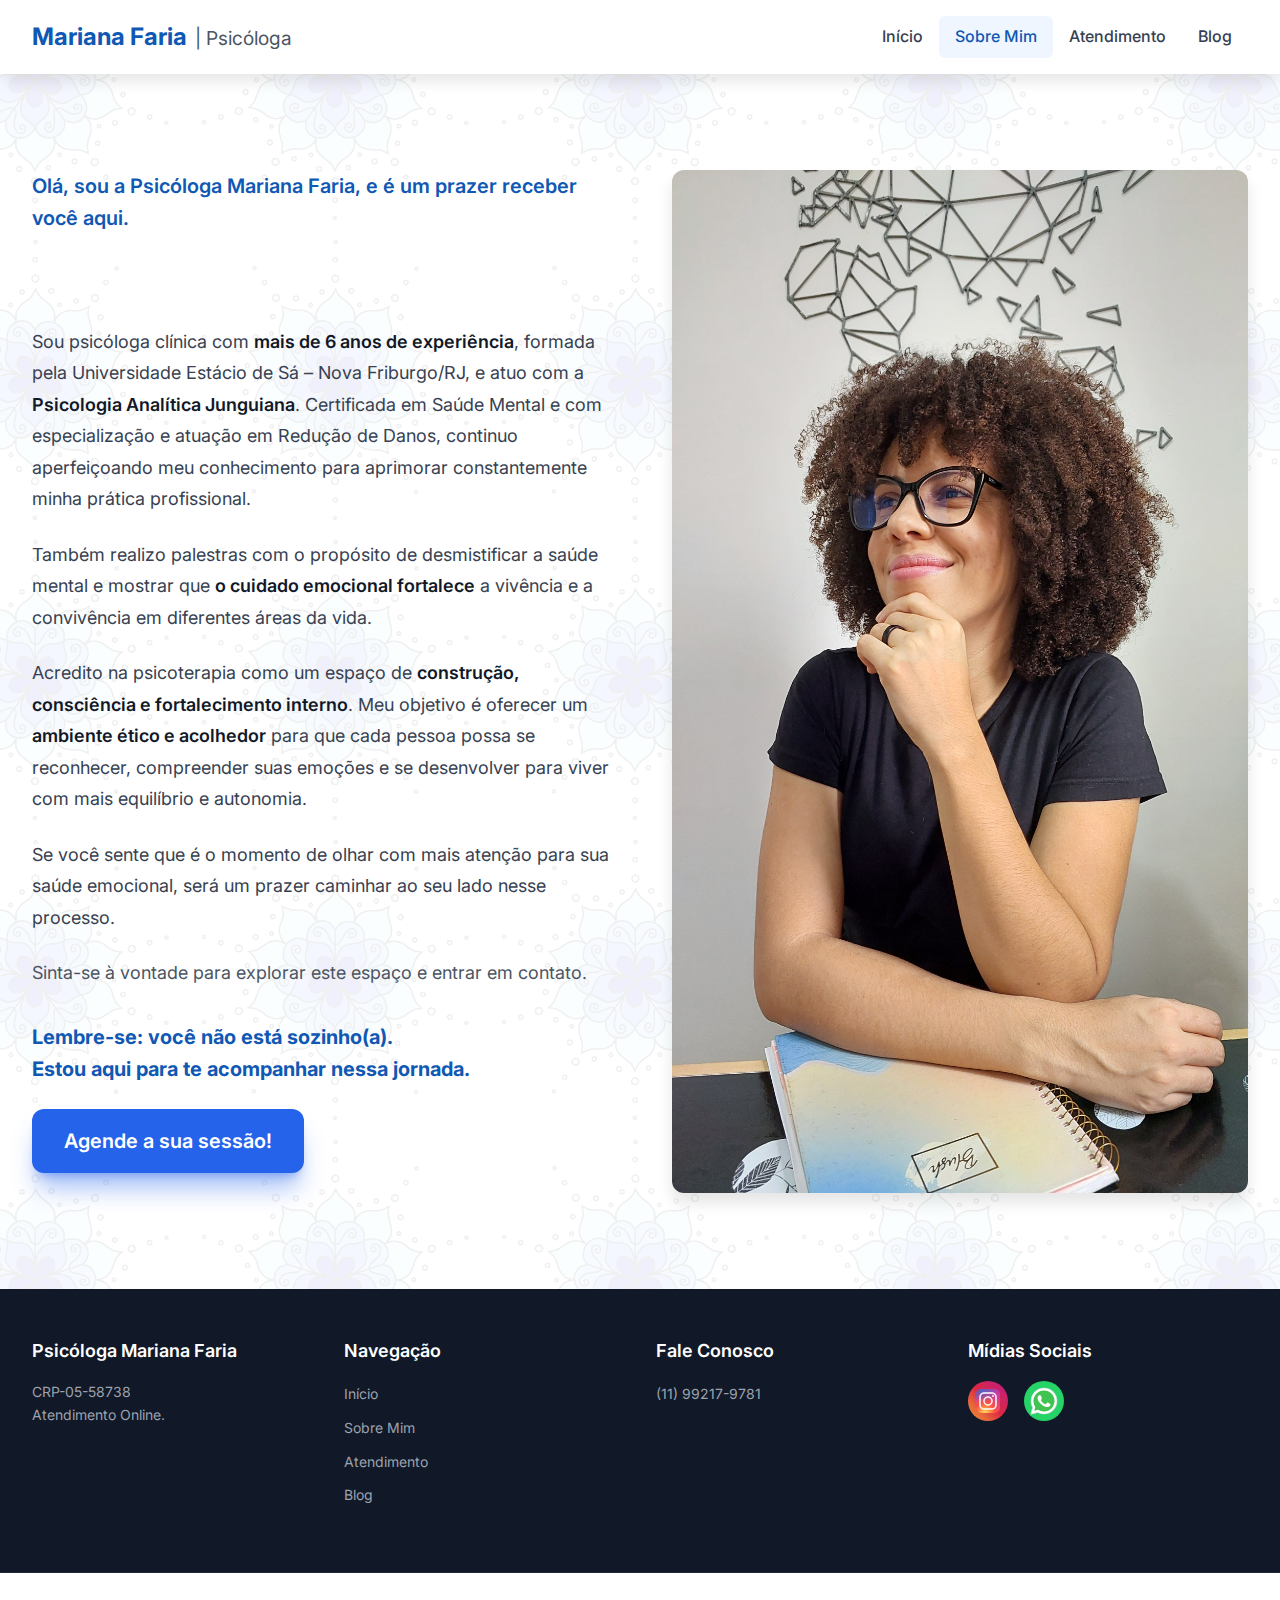
<file: sobre_mim.html>
<!DOCTYPE html>
<html lang="pt-BR">
<head>
    <meta charset="UTF-8">
    <meta name="viewport" content="width=device-width, initial-scale=1.0">
    <title>Sobre Mariana Faria | Psicóloga Clínica Junguiana</title>
    <meta name="description" content="Conheça Mariana Faria, psicóloga clínica com abordagem junguiana, experiência em atendimento online e foco em acolhimento e saúde emocional.">
    <link rel="canonical" href="https://www.psicologamarianafaria.com/sobre_mim.html">
    <meta property="og:type" content="profile">
    <meta property="og:title" content="Sobre Mariana Faria | Psicóloga Clínica Junguiana">
    <meta property="og:description" content="Conheça Mariana Faria, psicóloga clínica com abordagem junguiana, experiência em atendimento online e foco em acolhimento e saúde emocional.">
    <meta property="og:url" content="https://www.psicologamarianafaria.com/sobre_mim.html">
    <meta property="og:image" content="https://www.psicologamarianafaria.com/images/mari_pensativa.jpg">
    <meta property="og:image:alt" content="Mariana Faria em retrato profissional">
    <meta name="twitter:card" content="summary_large_image">
    <meta name="twitter:title" content="Sobre Mariana Faria | Psicóloga Clínica Junguiana">
    <meta name="twitter:description" content="Conheça Mariana Faria, psicóloga clínica com abordagem junguiana, experiência em atendimento online e foco em acolhimento e saúde emocional.">
    <meta name="twitter:image" content="https://www.psicologamarianafaria.com/images/mari_pensativa.jpg">
    <link rel="icon" href="/images/logo.png" type="image/png">
    <link rel="shortcut icon" href="/images/logo.png">
    <link rel="apple-touch-icon" href="/images/logo.png">
    <meta name="theme-color" content="#ffffff">
    
    <link href="https://fonts.googleapis.com/css2?family=Inter:wght@300;400;600;700&display=swap" rel="stylesheet">
    <link rel="stylesheet" href="/styles/styles.css">
    <script type="application/ld+json">
        {
            "@context": "https://schema.org",
            "@type": "ProfilePage",
            "name": "Sobre Mariana Faria",
            "url": "https://www.psicologamarianafaria.com/sobre_mim.html",
            "description": "Conheça Mariana Faria, psicóloga clínica com abordagem junguiana, experiência em atendimento online e foco em acolhimento e saúde emocional."
        }
    </script>
</head>
<body class="site-base">
    <header class="cabecalho">
        <div class="cabecalho__container">
            <div>
                <a href="index.html" class="site-brand">Mariana Faria <span class="site-brand-sub">| Psicóloga</span></a>
            </div>
            <div>
                <nav class="cabecalho__container__nav">
                    <a href="index.html" class="nav__link">Início</a>
                    <a href="sobre_mim.html" class="nav__link active" aria-current="page">Sobre Mim</a>
                    <a href="atendimento.html" class="nav__link">Atendimento</a>
                    <a href="blog.html" class="nav__link">Blog</a>
                </nav>
            </div>
            <button id="mobile-menu-button" class="cabecalho__container__botao" type="button" aria-controls="mobile-menu" aria-expanded="false" aria-label="Abrir menu">
                <svg class="botao__svg" fill="none" stroke="currentColor" viewBox="0 0 24 24" xmlns="http://www.w3.org/2000/svg">
                    <path stroke-linecap="round" stroke-linejoin="round" stroke-width="2" d="M4 6h16M4 12h16M4 18h16"></path>
                </svg>
            </button>
        </div>
        <nav id="mobile-menu" class="botao__mobile" aria-hidden="true">
            <a href="index.html" class="nav__link">Início</a>
            <a href="sobre_mim.html" class="nav__link active" aria-current="page">Sobre Mim</a>
            <a href="atendimento.html" class="nav__link">Atendimento</a>
            <a href="blog.html" class="nav__link">Blog</a>
        </nav>
    </header>

    <main>
        <!-- 2. About Section (Sobre Mim) - Conteúdo Detalhado -->
        <section id="sobre" class="sobre">
            
            <!-- Elemento de Fundo Sutil (Mandala) -->
            <div class="hero__textura"></div> 
            
            <div class="sobre__container">
                <div class="sobre__layout">
                    <p class="sobre__introducao">
                        Olá, sou a Psicóloga Mariana Faria, e é um prazer receber você aqui.
                    </p>

                    <div class="sobre__imagem-container">
                        <img src="images/mari_pensativa.jpg" 
                             alt="Mariana Faria pensativa" 
                             aria-label="Foto da psicóloga Mariana Faria" 
                             class="sobre__imagem">
                    </div>

                    <div class="sobre__conteudo">
                        <p class="sobre__paragrafo">
                            Sou psicóloga clínica com <strong>mais de 6 anos de experiência</strong>, formada pela Universidade Estácio de Sá – Nova Friburgo/RJ, e atuo com a <strong>Psicologia Analítica Junguiana</strong>. Certificada em Saúde Mental e com especialização e atuação em Redução de Danos, continuo aperfeiçoando meu conhecimento para aprimorar constantemente minha prática profissional.
                        </p>
                        <p class="sobre__paragrafo">
                            Também realizo palestras com o propósito de desmistificar a saúde mental e mostrar que <strong>o cuidado emocional fortalece</strong> a vivência e a convivência em diferentes áreas da vida.
                        </p>
                        <p class="sobre__paragrafo">
                            Acredito na psicoterapia como um espaço de <strong>construção, consciência e fortalecimento interno</strong>. Meu objetivo é oferecer um <strong>ambiente ético e acolhedor</strong> para que cada pessoa possa se reconhecer, compreender suas emoções e se desenvolver para viver com mais equilíbrio e autonomia.
                        </p>
                        <p class="sobre__paragrafo">
                            Se você sente que é o momento de olhar com mais atenção para sua saúde emocional, será um prazer caminhar ao seu lado nesse processo.
                        </p>

                        <p class="sobre__paragrafo--fechamento">
                            Sinta-se à vontade para explorar este espaço e entrar em contato.
                        </p>

                        <p class="sobre__paragrafo--destaque">
                            Lembre-se: você não está sozinho(a).<br>
                            Estou aqui para te acompanhar nessa jornada.
                        </p>

                        <a href="https://wa.me/5511992179781?text=Ol%C3%A1%20Mariana,%20achei%20seu%20site%20e%20gostaria%20de%20agendar%20uma%20consulta." 
                            class="hero__botao" 
                            target="_blank"
                            rel="noopener noreferrer">
                            Agende a sua sessão!
                        </a>
                        
                    </div>
                </div>
            </div>
        </section>
    </main>
    <footer class="site-rodape">
        <div class="site-rodape__container">
            <div class="site-rodape__grade">
                <div>
                    <h4 class="site-rodape__titulo">Psicóloga Mariana Faria</h4>
                    <p class="site-rodape__texto">CRP-05-58738</p>
                    <p class="site-rodape__texto">Atendimento Online.</p>
                </div>
                <div>
                    <h4 class="site-rodape__titulo">Navegação</h4>
                    <ul class="site-rodape__lista">
                        <li><a href="index.html" class="site-rodape__link">Início</a></li>
                        <li><a href="sobre_mim.html" class="site-rodape__link">Sobre Mim</a></li>
                        <li><a href="atendimento.html" class="site-rodape__link">Atendimento</a></li>
                        <li><a href="blog.html" class="site-rodape__link">Blog</a></li>
                    </ul>
                </div>
                <div>
                    <h4 class="site-rodape__titulo">Fale Conosco</h4>
                    <ul class="site-rodape__lista">
                        <li><a href="tel:+5511992179781" class="site-rodape__link">(11) 99217-9781</a></li>
                    </ul>
                </div>
                <div>
                    <h4 class="site-rodape__titulo">Mídias Sociais</h4>
                    <div class="site-rodape__midias">
                        <a href="https://www.instagram.com/marianafaria.psi/" aria-label="Instagram" class="site-rodape__midia-botao site-rodape__midia-botao--instagram" target="_blank" rel="noopener noreferrer">
                            <img src="/images/icons8-instagram-48.png" alt="Instagram" class="site-rodape__midia-icone--instagram" aria-hidden="true">
                        </a>
                        <a href="https://wa.me/5511992179781?text=Ol%C3%A1%20Mariana,%20achei%20seu%20site%20e%20gostaria%20de%20agendar%20uma%20consulta." aria-label="WhatsApp" class="site-rodape__midia-botao site-rodape__midia-botao--whatsapp" target="_blank" rel="noopener noreferrer">
                            <img src="/images/icons8-whatsapp.svg" alt="WhatsApp" class="site-rodape__midia-icone--whatsapp" aria-hidden="true">
                        </a>
                    </div>
                </div>
            </div>
        </div>
    </footer>

    <div class="site-rodape__creditos">
        Ícone WhatsApp por <a href="https://icons8.com/icon/16713/whatsapp" target="_blank" rel="noopener noreferrer">Whatsapp</a> e ícone Instagram por <a href="https://icons8.com/icon/Xy10Jcu1L2Su/instagram" target="_blank" rel="noopener noreferrer">Instagram</a>, via <a href="https://icons8.com" target="_blank" rel="noopener noreferrer">Icons8</a>.
    </div>

    <script type="module">
        import './scripts/common.js';
    </script>
    
    <!-- Botão Voltar ao Topo -->
    <button id="backToTop" class="back-to-top" aria-hidden="true" aria-label="Voltar ao topo" title="Voltar para o topo">
        <svg viewBox="0 0 24 24" fill="none" stroke="currentColor" stroke-width="2" stroke-linecap="round" stroke-linejoin="round" aria-hidden="true" focusable="false">
            <path d="M12 19V6"></path>
            <path d="M5 12l7-7 7 7"></path>
        </svg>
    </button>
</body>
</html>
</file>
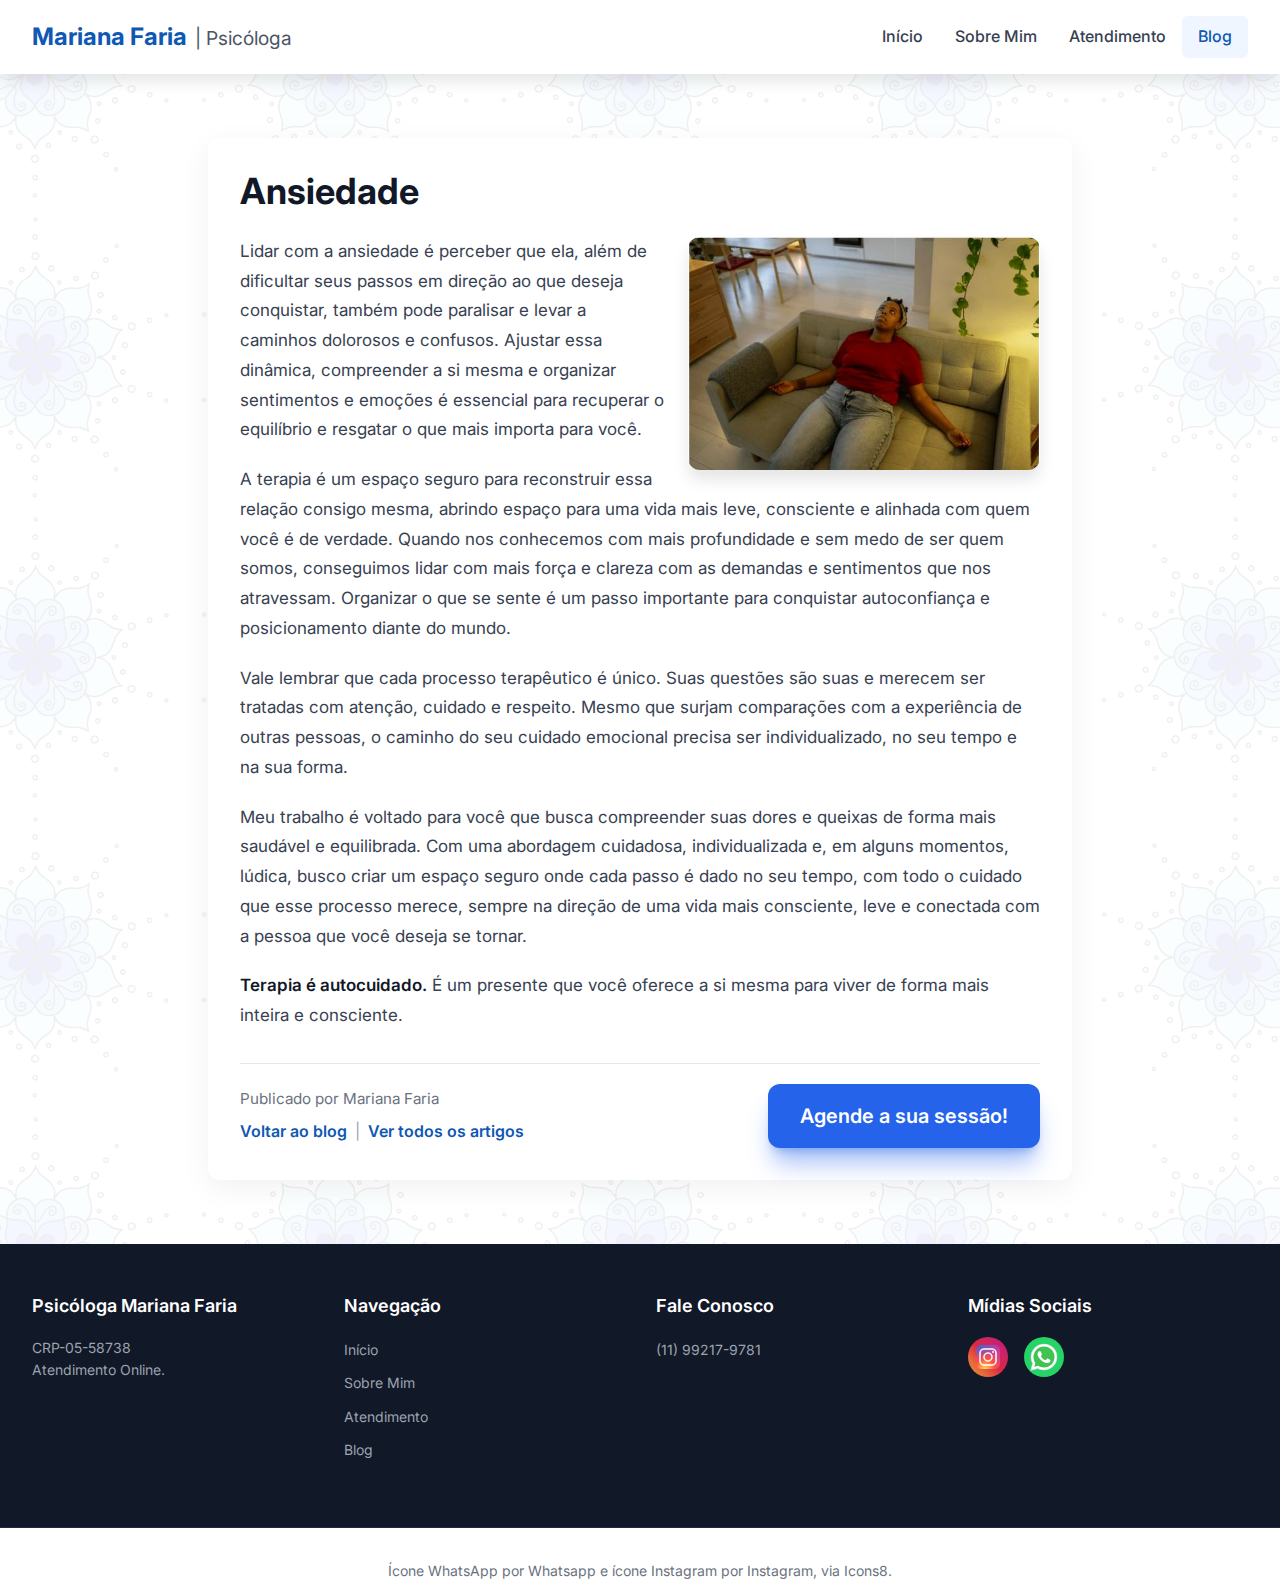
<file: posts/ansiedade.html>
<!DOCTYPE html>
<html lang="pt-BR">
<head>
  <meta charset="UTF-8">
  <meta name="viewport" content="width=device-width, initial-scale=1.0">
  <title>Ansiedade | Como a Terapia Pode Ajudar</title>
  <meta name="description" content="Entenda como a terapia pode ajudar no manejo da ansiedade, promovendo equilíbrio emocional, autoconhecimento e mais segurança interna.">
  <link rel="canonical" href="https://www.psicologamarianafaria.com/posts/ansiedade.html">
  <meta property="og:type" content="article">
  <meta property="og:title" content="Ansiedade | Como a Terapia Pode Ajudar">
  <meta property="og:description" content="Entenda como a terapia pode ajudar no manejo da ansiedade, promovendo equilíbrio emocional, autoconhecimento e mais segurança interna.">
  <meta property="og:url" content="https://www.psicologamarianafaria.com/posts/ansiedade.html">
  <meta property="og:image" content="https://www.psicologamarianafaria.com/images/ansiedade.jpeg">
  <meta property="og:image:alt" content="Imagem ilustrativa sobre ansiedade">
  <meta name="twitter:card" content="summary_large_image">
  <meta name="twitter:title" content="Ansiedade | Como a Terapia Pode Ajudar">
  <meta property="article:published_time" content="2025-10-03">
  <meta property="article:author" content="Mariana Faria">
  <meta name="twitter:description" content="Entenda como a terapia pode ajudar no manejo da ansiedade, promovendo equilíbrio emocional, autoconhecimento e mais segurança interna.">
  <meta name="twitter:image" content="https://www.psicologamarianafaria.com/images/ansiedade.jpeg">
  <link rel="icon" href="/images/logo.png" type="image/png">
  <link rel="shortcut icon" href="/images/logo.png">
  <link rel="apple-touch-icon" href="/images/logo.png">
  <meta name="theme-color" content="#ffffff">

  <link href="https://fonts.googleapis.com/css2?family=Inter:wght@300;400;600;700&display=swap" rel="stylesheet">
  <link rel="stylesheet" href="../styles/styles.css">
  <script type="application/ld+json">
    {
      "@context": "https://schema.org",
      "@type": "Article",
      "headline": "Ansiedade | Como a Terapia Pode Ajudar",
      "description": "Entenda como a terapia pode ajudar no manejo da ansiedade, promovendo equilíbrio emocional, autoconhecimento e mais segurança interna.",
      "image": "https://www.psicologamarianafaria.com/images/ansiedade.jpeg",
      "datePublished": "2025-10-03",
      "dateModified": "2026-03-17",
      "author": {
        "@type": "Person",
        "name": "Mariana Faria"
      },
      "publisher": {
        "@type": "Person",
        "name": "Mariana Faria"
      },
      "mainEntityOfPage": "https://www.psicologamarianafaria.com/posts/ansiedade.html"
    }
  </script>
</head>
<body class="site-base">
  <header class="cabecalho">
    <div class="cabecalho__container">
      <div>
        <a href="../index.html" class="site-brand">Mariana Faria <span class="site-brand-sub">| Psicóloga</span></a>
      </div>
      <div>
        <nav class="cabecalho__container__nav">
          <a href="../index.html" class="nav__link">Início</a>
          <a href="../sobre_mim.html" class="nav__link">Sobre Mim</a>
          <a href="../atendimento.html" class="nav__link">Atendimento</a>
          <a href="../blog.html" class="nav__link active" aria-current="page">Blog</a>
        </nav>
      </div>
      <button id="mobile-menu-button" class="cabecalho__container__botao" type="button" aria-controls="mobile-menu" aria-expanded="false" aria-label="Abrir menu">
        <svg class="botao__svg" fill="none" stroke="currentColor" viewBox="0 0 24 24" xmlns="http://www.w3.org/2000/svg">
          <path stroke-linecap="round" stroke-linejoin="round" stroke-width="2" d="M4 6h16M4 12h16M4 18h16"></path>
        </svg>
      </button>
    </div>
    <nav id="mobile-menu" class="botao__mobile" aria-hidden="true">
      <a href="../index.html" class="nav__link">Início</a>
      <a href="../sobre_mim.html" class="nav__link">Sobre Mim</a>
      <a href="../atendimento.html" class="nav__link">Atendimento</a>
      <a href="../blog.html" class="nav__link active" aria-current="page">Blog</a>
    </nav>
  </header>

  <main>
    <section class="post-artigo">
      <div class="hero__textura"></div>
      <div class="post-artigo__container">
        <article class="post-artigo__conteudo">
          <h1 class="post-artigo__titulo">Ansiedade</h1>

          <figure class="post-artigo__imagem-wrap">
            <img src="/images/ansiedade.jpeg" alt="Imagem ilustrativa sobre ansiedade" class="post-artigo__imagem">
          </figure>

          <p class="post-artigo__paragrafo">Lidar com a ansiedade é perceber que ela, além de dificultar seus passos em direção ao que deseja conquistar, também pode paralisar e levar a caminhos dolorosos e confusos. Ajustar essa dinâmica, compreender a si mesma e organizar sentimentos e emoções é essencial para recuperar o equilíbrio e resgatar o que mais importa para você.</p>

          <p class="post-artigo__paragrafo">A terapia é um espaço seguro para reconstruir essa relação consigo mesma, abrindo espaço para uma vida mais leve, consciente e alinhada com quem você é de verdade. Quando nos conhecemos com mais profundidade e sem medo de ser quem somos, conseguimos lidar com mais força e clareza com as demandas e sentimentos que nos atravessam. Organizar o que se sente é um passo importante para conquistar autoconfiança e posicionamento diante do mundo.</p>

          <p class="post-artigo__paragrafo">Vale lembrar que cada processo terapêutico é único. Suas questões são suas e merecem ser tratadas com atenção, cuidado e respeito. Mesmo que surjam comparações com a experiência de outras pessoas, o caminho do seu cuidado emocional precisa ser individualizado, no seu tempo e na sua forma.</p>

          <p class="post-artigo__paragrafo">Meu trabalho é voltado para você que busca compreender suas dores e queixas de forma mais saudável e equilibrada. Com uma abordagem cuidadosa, individualizada e, em alguns momentos, lúdica, busco criar um espaço seguro onde cada passo é dado no seu tempo, com todo o cuidado que esse processo merece, sempre na direção de uma vida mais consciente, leve e conectada com a pessoa que você deseja se tornar.</p>

          <p class="post-artigo__paragrafo"><strong>Terapia é autocuidado.</strong> É um presente que você oferece a si mesma para viver de forma mais inteira e consciente.</p>

          <hr class="post-artigo__divisor">

          <div class="post-artigo__rodape">
            <div class="post-artigo__rodape-info">
              <p class="post-artigo__meta">Publicado por Mariana Faria</p>
              <div class="post-artigo__acoes">
                <a href="../blog.html" class="post-artigo__link">Voltar ao blog</a>
                <span class="post-artigo__separador" aria-hidden="true">|</span>
                <a href="./index.html" class="post-artigo__link">Ver todos os artigos</a>
              </div>
            </div>
            <a href="https://wa.me/5511992179781?text=Ol%C3%A1%20Mariana,%20achei%20seu%20site%20e%20gostaria%20de%20agendar%20uma%20consulta." class="hero__botao" target="_blank" rel="noopener noreferrer">Agende a sua sessão!</a>
          </div>
        </article>
      </div>
    </section>
  </main>
  <footer class="site-rodape">
    <div class="site-rodape__container">
      <div class="site-rodape__grade">
        <div>
          <h4 class="site-rodape__titulo">Psicóloga Mariana Faria</h4>
          <p class="site-rodape__texto">CRP-05-58738</p>
          <p class="site-rodape__texto">Atendimento Online.</p>
        </div>
        <div>
          <h4 class="site-rodape__titulo">Navegação</h4>
          <ul class="site-rodape__lista">
            <li><a href="../index.html" class="site-rodape__link">Início</a></li>
            <li><a href="../sobre_mim.html" class="site-rodape__link">Sobre Mim</a></li>
            <li><a href="../atendimento.html" class="site-rodape__link">Atendimento</a></li>
            <li><a href="../blog.html" class="site-rodape__link">Blog</a></li>
          </ul>
        </div>
        <div>
          <h4 class="site-rodape__titulo">Fale Conosco</h4>
          <ul class="site-rodape__lista">
            <li><a href="tel:+5511992179781" class="site-rodape__link">(11) 99217-9781</a></li>
          </ul>
        </div>
        <div>
          <h4 class="site-rodape__titulo">Mídias Sociais</h4>
          <div class="site-rodape__midias">
            <a href="https://www.instagram.com/marianafaria.psi/" aria-label="Instagram" class="site-rodape__midia-botao site-rodape__midia-botao--instagram" target="_blank" rel="noopener noreferrer">
              <img src="/images/icons8-instagram-48.png" alt="Instagram" class="site-rodape__midia-icone--instagram" aria-hidden="true">
            </a>
            <a href="https://wa.me/5511992179781?text=Ol%C3%A1%20Mariana,%20achei%20seu%20site%20e%20gostaria%20de%20agendar%20uma%20consulta." aria-label="WhatsApp" class="site-rodape__midia-botao site-rodape__midia-botao--whatsapp" target="_blank" rel="noopener noreferrer">
              <img src="/images/icons8-whatsapp.svg" alt="WhatsApp" class="site-rodape__midia-icone--whatsapp" aria-hidden="true">
            </a>
          </div>
        </div>
      </div>
    </div>
  </footer>

  <div class="site-rodape__creditos">
    Ícone WhatsApp por <a href="https://icons8.com/icon/16713/whatsapp" target="_blank" rel="noopener noreferrer">Whatsapp</a> e ícone Instagram por <a href="https://icons8.com/icon/Xy10Jcu1L2Su/instagram" target="_blank" rel="noopener noreferrer">Instagram</a>, via <a href="https://icons8.com" target="_blank" rel="noopener noreferrer">Icons8</a>.
  </div>

  <script type="module">
    import '../scripts/common.js';
  </script>

  <button id="backToTop" class="back-to-top" aria-hidden="true" aria-label="Voltar ao topo" title="Voltar para o topo">
    <svg viewBox="0 0 24 24" fill="none" stroke="currentColor" stroke-width="2" stroke-linecap="round" stroke-linejoin="round" aria-hidden="true" focusable="false">
      <path d="M12 19V6"></path>
      <path d="M5 12l7-7 7 7"></path>
    </svg>
  </button>
</body>
</html>
</file>
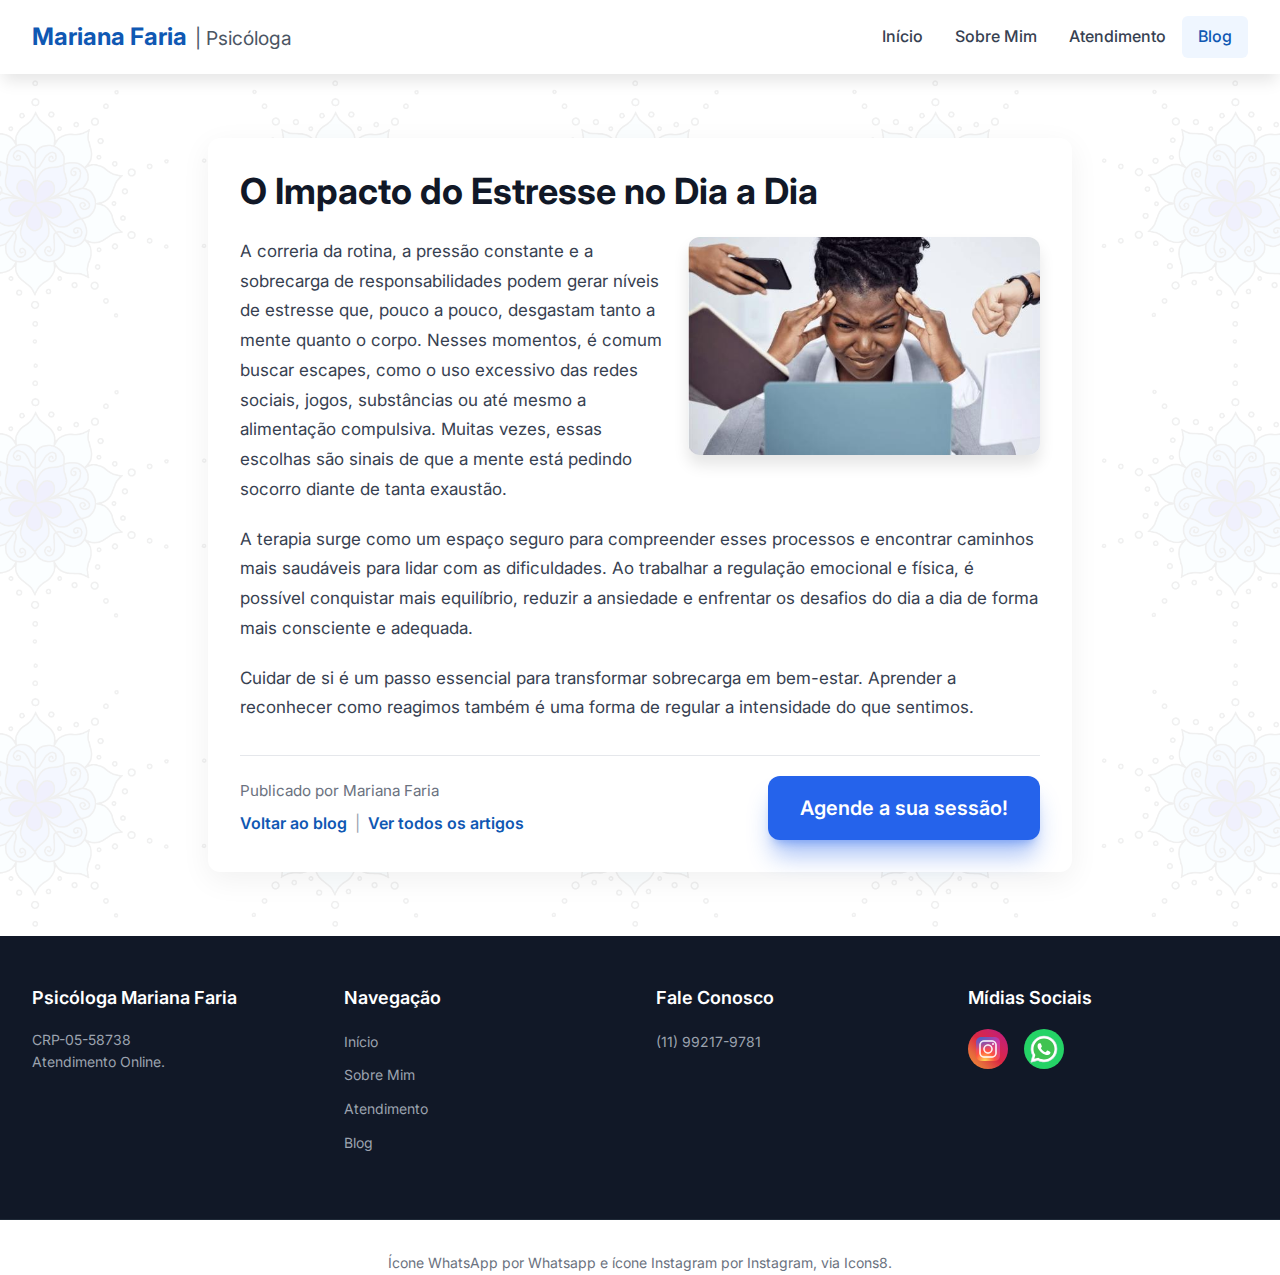
<file: posts/estresse.html>
<!DOCTYPE html>
<html lang="pt-BR">
<head>
  <meta charset="UTF-8">
  <meta name="viewport" content="width=device-width, initial-scale=1.0">
  <title>O Impacto do Estresse no Dia a Dia | Como a Terapia Ajuda</title>
  <meta name="description" content="Como o estresse afeta corpo e mente e como a terapia pode ajudar a regular as respostas emocionais e físicas do dia a dia.">
  <link rel="canonical" href="https://www.psicologamarianafaria.com/posts/estresse.html">
  <meta property="og:type" content="article">
  <meta property="og:title" content="O Impacto do Estresse no Dia a Dia | Como a Terapia Ajuda">
  <meta property="og:description" content="Como o estresse afeta corpo e mente e como a terapia pode ajudar a regular as respostas emocionais e físicas do dia a dia.">
  <meta property="og:url" content="https://www.psicologamarianafaria.com/posts/estresse.html">
  <meta property="og:image" content="https://www.psicologamarianafaria.com/images/estresse.jpeg">
  <meta property="og:image:alt" content="Imagem ilustrativa sobre estresse">
  <meta name="twitter:card" content="summary_large_image">
  <meta name="twitter:title" content="O Impacto do Estresse no Dia a Dia | Como a Terapia Ajuda">
  <meta property="article:published_time" content="2025-07-15">
  <meta property="article:author" content="Mariana Faria">
  <meta name="twitter:description" content="Como o estresse afeta corpo e mente e como a terapia pode ajudar a regular as respostas emocionais e físicas do dia a dia.">
  <meta name="twitter:image" content="https://www.psicologamarianafaria.com/images/estresse.jpeg">
  <link rel="icon" href="/images/logo.png" type="image/png">
  <link rel="shortcut icon" href="/images/logo.png">
  <link rel="apple-touch-icon" href="/images/logo.png">
  <meta name="theme-color" content="#ffffff">

  <link href="https://fonts.googleapis.com/css2?family=Inter:wght@300;400;600;700&display=swap" rel="stylesheet">
  <link rel="stylesheet" href="../styles/styles.css">
  <script type="application/ld+json">
    {
      "@context": "https://schema.org",
      "@type": "Article",
      "headline": "O Impacto do Estresse no Dia a Dia | Como a Terapia Ajuda",
      "description": "Como o estresse afeta corpo e mente e como a terapia pode ajudar a regular as respostas emocionais e físicas do dia a dia.",
      "image": "https://www.psicologamarianafaria.com/images/estresse.jpeg",
      "datePublished": "2025-07-15",
      "dateModified": "2026-03-17",
      "author": {
        "@type": "Person",
        "name": "Mariana Faria"
      },
      "publisher": {
        "@type": "Person",
        "name": "Mariana Faria"
      },
      "mainEntityOfPage": "https://www.psicologamarianafaria.com/posts/estresse.html"
    }
  </script>
</head>
<body class="site-base">
  <header class="cabecalho">
    <div class="cabecalho__container">
      <div>
        <a href="../index.html" class="site-brand">Mariana Faria <span class="site-brand-sub">| Psicóloga</span></a>
      </div>
      <div>
        <nav class="cabecalho__container__nav">
          <a href="../index.html" class="nav__link">Início</a>
          <a href="../sobre_mim.html" class="nav__link">Sobre Mim</a>
          <a href="../atendimento.html" class="nav__link">Atendimento</a>
          <a href="../blog.html" class="nav__link active" aria-current="page">Blog</a>
        </nav>
      </div>
      <button id="mobile-menu-button" class="cabecalho__container__botao" type="button" aria-controls="mobile-menu" aria-expanded="false" aria-label="Abrir menu">
        <svg class="botao__svg" fill="none" stroke="currentColor" viewBox="0 0 24 24" xmlns="http://www.w3.org/2000/svg">
          <path stroke-linecap="round" stroke-linejoin="round" stroke-width="2" d="M4 6h16M4 12h16M4 18h16"></path>
        </svg>
      </button>
    </div>
    <nav id="mobile-menu" class="botao__mobile" aria-hidden="true">
      <a href="../index.html" class="nav__link">Início</a>
      <a href="../sobre_mim.html" class="nav__link">Sobre Mim</a>
      <a href="../atendimento.html" class="nav__link">Atendimento</a>
      <a href="../blog.html" class="nav__link active" aria-current="page">Blog</a>
    </nav>
  </header>

  <main>
    <section class="post-artigo">
      <div class="hero__textura"></div>
      <div class="post-artigo__container">
        <article class="post-artigo__conteudo">
          <h1 class="post-artigo__titulo">O Impacto do Estresse no Dia a Dia</h1>

          <figure class="post-artigo__imagem-wrap">
            <img src="/images/estresse.jpeg" alt="Imagem ilustrativa sobre estresse" class="post-artigo__imagem">
          </figure>

          <p class="post-artigo__paragrafo">A correria da rotina, a pressão constante e a sobrecarga de responsabilidades podem gerar níveis de estresse que, pouco a pouco, desgastam tanto a mente quanto o corpo. Nesses momentos, é comum buscar escapes, como o uso excessivo das redes sociais, jogos, substâncias ou até mesmo a alimentação compulsiva. Muitas vezes, essas escolhas são sinais de que a mente está pedindo socorro diante de tanta exaustão.</p>

          <p class="post-artigo__paragrafo">A terapia surge como um espaço seguro para compreender esses processos e encontrar caminhos mais saudáveis para lidar com as dificuldades. Ao trabalhar a regulação emocional e física, é possível conquistar mais equilíbrio, reduzir a ansiedade e enfrentar os desafios do dia a dia de forma mais consciente e adequada.</p>

          <p class="post-artigo__paragrafo">Cuidar de si é um passo essencial para transformar sobrecarga em bem-estar. Aprender a reconhecer como reagimos também é uma forma de regular a intensidade do que sentimos.</p>

          <hr class="post-artigo__divisor">

          <div class="post-artigo__rodape">
            <div class="post-artigo__rodape-info">
              <p class="post-artigo__meta">Publicado por Mariana Faria</p>
              <div class="post-artigo__acoes">
                <a href="../blog.html" class="post-artigo__link">Voltar ao blog</a>
                <span class="post-artigo__separador" aria-hidden="true">|</span>
                <a href="./index.html" class="post-artigo__link">Ver todos os artigos</a>
              </div>
            </div>
            <a href="https://wa.me/5511992179781?text=Ol%C3%A1%20Mariana,%20achei%20seu%20site%20e%20gostaria%20de%20agendar%20uma%20consulta." class="hero__botao" target="_blank" rel="noopener noreferrer">Agende a sua sessão!</a>
          </div>
        </article>
      </div>
    </section>
  </main>
  <footer class="site-rodape">
    <div class="site-rodape__container">
      <div class="site-rodape__grade">
        <div>
          <h4 class="site-rodape__titulo">Psicóloga Mariana Faria</h4>
          <p class="site-rodape__texto">CRP-05-58738</p>
          <p class="site-rodape__texto">Atendimento Online.</p>
        </div>
        <div>
          <h4 class="site-rodape__titulo">Navegação</h4>
          <ul class="site-rodape__lista">
            <li><a href="../index.html" class="site-rodape__link">Início</a></li>
            <li><a href="../sobre_mim.html" class="site-rodape__link">Sobre Mim</a></li>
            <li><a href="../atendimento.html" class="site-rodape__link">Atendimento</a></li>
            <li><a href="../blog.html" class="site-rodape__link">Blog</a></li>
          </ul>
        </div>
        <div>
          <h4 class="site-rodape__titulo">Fale Conosco</h4>
          <ul class="site-rodape__lista">
            <li><a href="tel:+5511992179781" class="site-rodape__link">(11) 99217-9781</a></li>
          </ul>
        </div>
        <div>
          <h4 class="site-rodape__titulo">Mídias Sociais</h4>
          <div class="site-rodape__midias">
            <a href="https://www.instagram.com/marianafaria.psi/" aria-label="Instagram" class="site-rodape__midia-botao site-rodape__midia-botao--instagram" target="_blank" rel="noopener noreferrer">
              <img src="/images/icons8-instagram-48.png" alt="Instagram" class="site-rodape__midia-icone--instagram" aria-hidden="true">
            </a>
            <a href="https://wa.me/5511992179781?text=Ol%C3%A1%20Mariana,%20achei%20seu%20site%20e%20gostaria%20de%20agendar%20uma%20consulta." aria-label="WhatsApp" class="site-rodape__midia-botao site-rodape__midia-botao--whatsapp" target="_blank" rel="noopener noreferrer">
              <img src="/images/icons8-whatsapp.svg" alt="WhatsApp" class="site-rodape__midia-icone--whatsapp" aria-hidden="true">
            </a>
          </div>
        </div>
      </div>
    </div>
  </footer>

  <div class="site-rodape__creditos">
    Ícone WhatsApp por <a href="https://icons8.com/icon/16713/whatsapp" target="_blank" rel="noopener noreferrer">Whatsapp</a> e ícone Instagram por <a href="https://icons8.com/icon/Xy10Jcu1L2Su/instagram" target="_blank" rel="noopener noreferrer">Instagram</a>, via <a href="https://icons8.com" target="_blank" rel="noopener noreferrer">Icons8</a>.
  </div>

  <script type="module">
    import '../scripts/common.js';
  </script>

  <button id="backToTop" class="back-to-top" aria-hidden="true" aria-label="Voltar ao topo" title="Voltar para o topo">
    <svg viewBox="0 0 24 24" fill="none" stroke="currentColor" stroke-width="2" stroke-linecap="round" stroke-linejoin="round" aria-hidden="true" focusable="false">
      <path d="M12 19V6"></path>
      <path d="M5 12l7-7 7 7"></path>
    </svg>
  </button>
</body>
</html>
</file>
<file: styles/styles.css>
/* ===========================
   ARQUIVO PRINCIPAL DE ESTILOS
   Importa todos os módulos CSS
   =========================== */

/* Estilos globais e variáveis */
@import url("global.css");

/* Componentes globais (header, footer, etc) */
@import url("header.css");
@import url("footer.css");
@import url("components.css");

/* Páginas específicas */
@import url("index.css");
@import url("blog.css");
@import url("atendimento.css");
@import url("sobre_mim.css");
@import url("index_post.css");

/* ===========================
   FIM STYLES.CSS
   =========================== */
</file>
